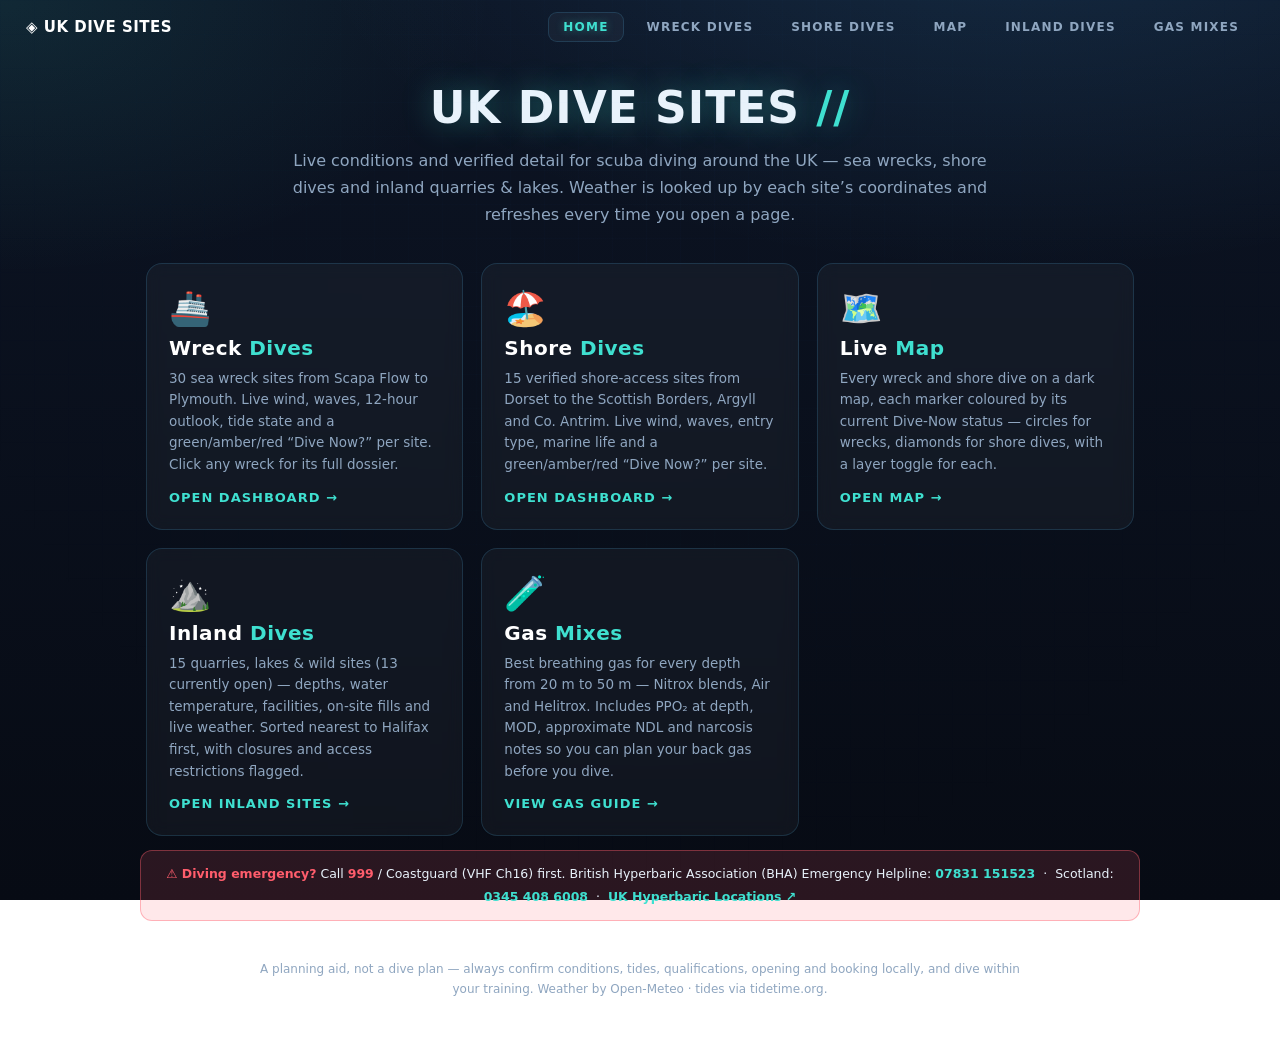
<file: index.html>
<!DOCTYPE html>
<html lang="en">
<head>
<meta charset="utf-8">
<meta name="viewport" content="width=device-width, initial-scale=1">
<title>UK Dive Sites</title>
<link rel="stylesheet" href="style.css">
<style>
  .hero{padding:40px 26px 6px;text-align:center}
  .hero h1{font-size:44px;margin:0;letter-spacing:1px;text-shadow:0 0 30px rgba(63,224,208,.4)}
  .hero h1 .tag{color:var(--cyan)}
  .hero p{color:var(--mut);font-size:16px;max-width:720px;margin:14px auto 0;line-height:1.7}
  .cards{display:grid;grid-template-columns:repeat(auto-fit,minmax(280px,1fr));gap:18px;max-width:1040px;margin:28px auto 10px;padding:0 26px}
  a.card{display:block;text-decoration:none;color:var(--ink);background:var(--panel);border:1px solid var(--panelb);border-radius:16px;
    padding:24px 22px;backdrop-filter:blur(8px);transition:.18s;position:relative;overflow:hidden}
  a.card:hover{border-color:var(--cyan);box-shadow:0 0 34px rgba(63,224,208,.18);transform:translateY(-3px)}
  a.card .ico{font-size:34px;margin-bottom:8px}
  a.card h2{margin:0 0 8px;font-size:20px;letter-spacing:.5px;color:#fff}
  a.card h2 span{color:var(--cyan)}
  a.card p{margin:0;color:var(--mut);font-size:13.5px;line-height:1.6}
  a.card .go{margin-top:14px;color:var(--cyan);font-weight:700;font-size:13px;letter-spacing:1px;text-transform:uppercase}
  .foot{text-align:center;color:var(--mut);font-size:12px;padding:24px 26px 40px;line-height:1.7;max-width:820px;margin:0 auto}
</style>
</head>
<body>
<nav class="top">
  <span class="brand">◈ UK DIVE SITES</span>
  <a href="index.html" class="active">Home</a>
  <a href="wrecks.html">Wreck Dives</a>
  <a href="shores.html">Shore Dives</a>
  <a href="map.html">Map</a>
  <a href="inland.html">Inland Dives</a>
  <a href="gas-mixes.html">Gas Mixes</a>
</nav>
<div class="hero">
  <h1>UK DIVE SITES <span class="tag">//</span></h1>
  <p>Live conditions and verified detail for scuba diving around the UK — sea wrecks, shore dives and inland quarries &amp; lakes. Weather is looked up by each site’s coordinates and refreshes every time you open a page.</p>
</div>
<div class="cards">
  <a class="card" href="wrecks.html">
    <div class="ico">🚢</div>
    <h2>Wreck <span>Dives</span></h2>
    <p>30 sea wreck sites from Scapa Flow to Plymouth. Live wind, waves, 12-hour outlook, tide state and a green/amber/red “Dive Now?” per site. Click any wreck for its full dossier.</p>
    <div class="go">Open dashboard →</div>
  </a>
  <a class="card" href="shores.html">
    <div class="ico">🏖️</div>
    <h2>Shore <span>Dives</span></h2>
    <p>15 verified shore-access sites from Dorset to the Scottish Borders, Argyll and Co. Antrim. Live wind, waves, entry type, marine life and a green/amber/red “Dive Now?” per site.</p>
    <div class="go">Open dashboard →</div>
  </a>
  <a class="card" href="map.html">
    <div class="ico">🗺️</div>
    <h2>Live <span>Map</span></h2>
    <p>Every wreck and shore dive on a dark map, each marker coloured by its current Dive-Now status — circles for wrecks, diamonds for shore dives, with a layer toggle for each.</p>
    <div class="go">Open map →</div>
  </a>
  <a class="card" href="inland.html">
    <div class="ico">⛰️</div>
    <h2>Inland <span>Dives</span></h2>
    <p>15 quarries, lakes &amp; wild sites (13 currently open) — depths, water temperature, facilities, on-site fills and live weather. Sorted nearest to Halifax first, with closures and access restrictions flagged.</p>
    <div class="go">Open inland sites →</div>
  </a>
  <a class="card" href="gas-mixes.html">
    <div class="ico">🧪</div>
    <h2>Gas <span>Mixes</span></h2>
    <p>Best breathing gas for every depth from 20 m to 50 m — Nitrox blends, Air and Helitrox. Includes PPO₂ at depth, MOD, approximate NDL and narcosis notes so you can plan your back gas before you dive.</p>
    <div class="go">View gas guide →</div>
  </a>
</div>
<div id="safetybox"></div>
<div class="foot">
  A planning aid, not a dive plan — always confirm conditions, tides, qualifications, opening and booking locally, and dive within your training.
  Weather by Open-Meteo · tides via tidetime.org.
</div>
<script src="data.js"></script>
<script>document.getElementById('safetybox').innerHTML = safetyBannerHTML();</script>
</body>
</html>
</file>
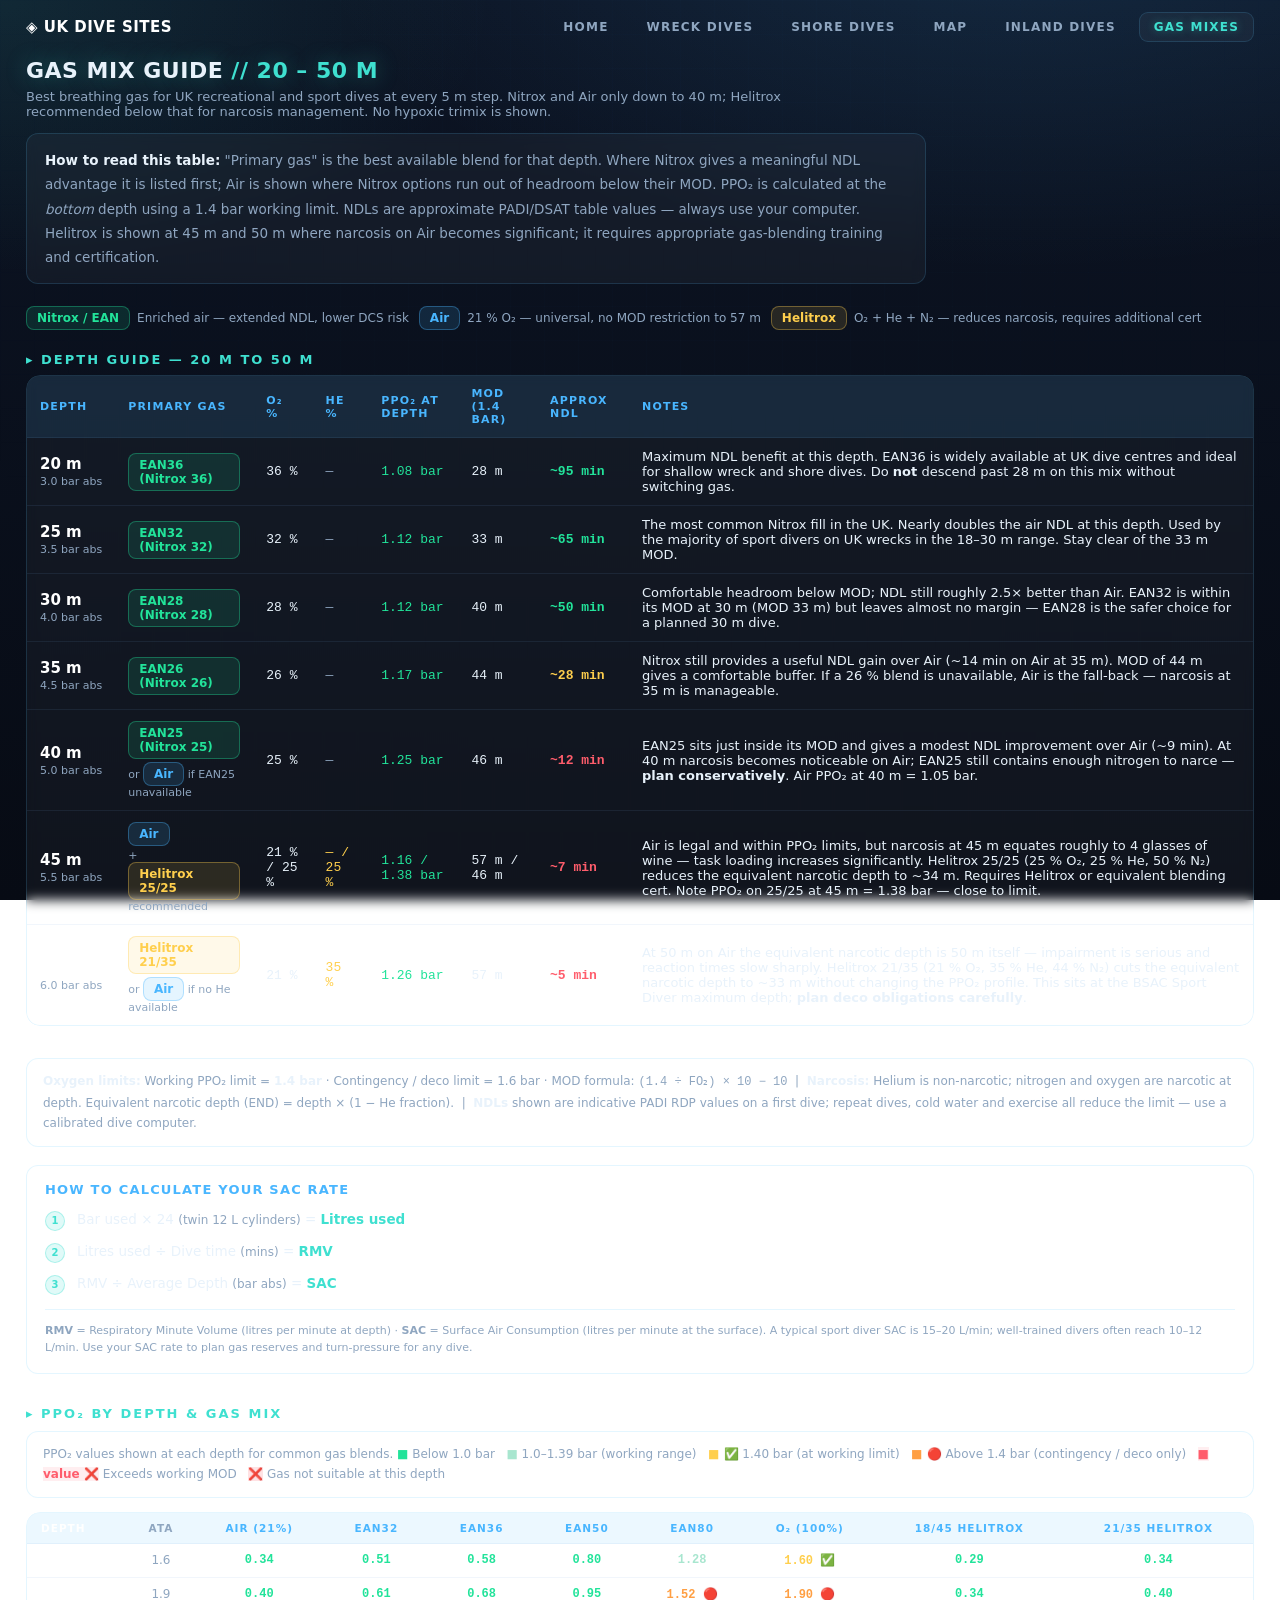
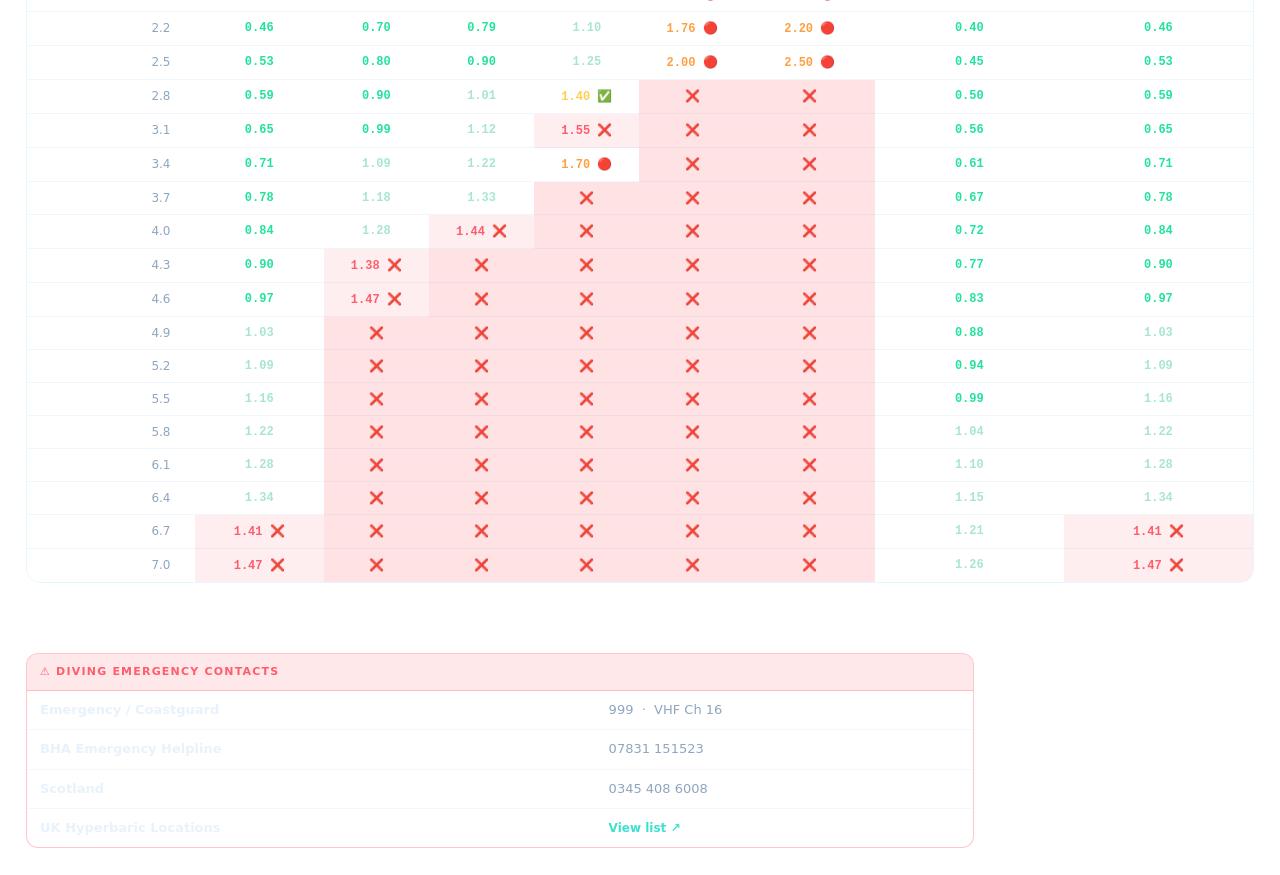
<file: gas-mixes.html>
<!DOCTYPE html>
<html lang="en">
<head>
<meta charset="utf-8">
<meta name="viewport" content="width=device-width, initial-scale=1">
<title>Gas Mix Guide — UK Dive Sites</title>
<link rel="stylesheet" href="style.css">
<style>
  header p{max-width:820px}
  .gaswrap{padding:6px 26px 44px}
  .gas-intro{font-size:13.5px;color:var(--mut);max-width:900px;line-height:1.8;margin:0 0 22px;background:var(--panel);border:1px solid var(--panelb);border-radius:12px;padding:14px 18px;backdrop-filter:blur(6px)}
  .gas-intro b{color:var(--ink)}

  /* gas table overrides — wider than default, no min-width enforcement needed */
  .gas-table-wrap{overflow-x:auto;border-radius:14px;margin-bottom:32px}
  .gas-table-wrap table{min-width:780px}

  /* pill-style gas badges */
  .gas-air   {display:inline-block;padding:4px 10px;border-radius:8px;font-weight:700;font-size:12px;background:rgba(73,182,255,.14);color:var(--blue);border:1px solid rgba(73,182,255,.35)}
  .gas-nitrox{display:inline-block;padding:4px 10px;border-radius:8px;font-weight:700;font-size:12px;background:rgba(34,227,154,.12);color:var(--go);border:1px solid rgba(34,227,154,.35)}
  .gas-helix {display:inline-block;padding:4px 10px;border-radius:8px;font-weight:700;font-size:12px;background:rgba(255,207,77,.12);color:var(--cau);border:1px solid rgba(255,207,77,.35)}

  /* depth column */
  td.depth{font-weight:800;font-size:15px;color:#fff;white-space:nowrap}
  td.depth .pres{display:block;font-size:11px;font-weight:400;color:var(--mut);margin-top:2px}

  /* NDL column colour coding */
  .ndl-long {color:var(--go);font-weight:700}
  .ndl-med  {color:var(--cau);font-weight:700}
  .ndl-short{color:var(--no);font-weight:700}

  /* PPO2 warning colours */
  .ppo-ok  {color:var(--go)}
  .ppo-warn{color:var(--cau)}

  /* narcosis note */
  .narc{font-size:11px;color:var(--mut);display:block;margin-top:3px}

  /* Key / legend */
  .key{display:flex;flex-wrap:wrap;gap:10px;margin:0 0 22px;font-size:12px;color:var(--mut)}
  .key-item{display:flex;align-items:center;gap:7px}

  /* ── Footer layout ── */
  .gas-foot{display:grid;grid-template-columns:1fr 1fr;gap:28px;max-width:1000px;padding:18px 26px 40px;font-size:12px;color:var(--mut);line-height:1.7}
  @media(max-width:620px){.gas-foot{grid-template-columns:1fr}}

  /* Emergency table */
  .emerg-table{width:100%;border-collapse:separate;border-spacing:0;background:var(--panel);border:1px solid rgba(255,93,108,.35);border-radius:12px;overflow:hidden;backdrop-filter:blur(6px)}
  .emerg-table th{background:var(--nob);color:var(--no);font-size:11px;letter-spacing:1.2px;text-transform:uppercase;padding:9px 13px;text-align:left;border-bottom:1px solid rgba(255,93,108,.3)}
  .emerg-table td{padding:8px 13px;border-bottom:1px solid rgba(120,170,220,.08);vertical-align:top}
  .emerg-table tr:last-child td{border-bottom:0}
  .emerg-table td:first-child{font-weight:700;color:var(--ink);white-space:nowrap;padding-right:16px}
  .emerg-table td:last-child{color:var(--mut)}
  .emerg-table a.fc{font-size:12px}

  /* SAC box */
  .sac-box{background:var(--panel);border:1px solid var(--panelb);border-radius:12px;padding:16px 18px;backdrop-filter:blur(6px);height:100%}
  .sac-box h3{margin:0 0 14px;font-size:13px;letter-spacing:1.2px;text-transform:uppercase;color:var(--blue)}
  .sac-step{display:flex;align-items:baseline;gap:8px;margin-bottom:12px;font-size:13px;color:var(--ink)}
  .sac-step:last-child{margin-bottom:0}
  .sac-num{display:inline-flex;align-items:center;justify-content:center;width:20px;height:20px;min-width:20px;
    background:rgba(63,224,208,.16);border:1px solid rgba(63,224,208,.35);border-radius:50%;
    font-size:10px;font-weight:800;color:var(--cyan);margin-right:4px;flex-shrink:0}
  .sac-eq{font-size:13.5px;color:var(--ink)}
  .sac-result{color:var(--cyan);font-weight:800}
  .sac-note{margin-top:14px;font-size:11px;color:var(--mut);line-height:1.6;border-top:1px solid var(--panelb);padding-top:12px}

  /* ── PPO₂ reference table ── */
  .ppo-wrap{overflow-x:auto;border-radius:14px;margin-bottom:8px}
  .ppo-wrap table{min-width:960px;width:100%;border-collapse:separate;border-spacing:0;
    background:var(--panel);border:1px solid var(--panelb);border-radius:14px;overflow:hidden;backdrop-filter:blur(6px)}
  .ppo-wrap th,.ppo-wrap td{padding:9px 11px;text-align:center;font-size:12px;border-bottom:1px solid rgba(120,170,220,.10);vertical-align:middle}
  .ppo-wrap th{background:rgba(73,182,255,.10);color:var(--blue);font-weight:700;font-size:10.5px;letter-spacing:1px;text-transform:uppercase}
  .ppo-wrap th:first-child,.ppo-wrap td:first-child{text-align:left;font-weight:800;color:#fff;white-space:nowrap;padding-left:14px}
  .ppo-wrap th:nth-child(2),.ppo-wrap td:nth-child(2){color:var(--mut)}
  .ppo-wrap tr:last-child td{border-bottom:0}
  .ppo-wrap tbody tr:hover{background:rgba(73,182,255,.06)}
  /* value states */
  .pv-ok  {color:var(--go);font-weight:600}
  .pv-hi  {color:#a8e6cf;font-weight:600}          /* > 1.0, still ok */
  .pv-limit{color:var(--cau);font-weight:700}       /* ✅ exactly at working limit */
  .pv-warn {color:#ff9f43;font-weight:700}           /* 🔴 shown value but above 1.4 */
  .pv-no  {background:rgba(255,93,108,.10);color:var(--no);font-weight:700}  /* ❌ exceeded */
  .pv-dead{background:rgba(255,93,108,.18);color:var(--no);font-weight:800}  /* pure ❌ cell */
</style>
</head>
<body>
<nav class="top">
  <span class="brand">◈ UK DIVE SITES</span>
  <a href="index.html">Home</a>
  <a href="wrecks.html">Wreck Dives</a>
  <a href="shores.html">Shore Dives</a>
  <a href="map.html">Map</a>
  <a href="inland.html">Inland Dives</a>
  <a href="gas-mixes.html" class="active">Gas Mixes</a>
</nav>

<header>
  <h1>GAS MIX GUIDE <span class="tag">// 20 – 50 M</span></h1>
  <p>Best breathing gas for UK recreational and sport dives at every 5 m step. Nitrox and Air only down to 40 m; Helitrox recommended below that for narcosis management. No hypoxic trimix is shown.</p>
</header>

<div class="gaswrap">

  <div class="gas-intro">
    <b>How to read this table:</b> "Primary gas" is the best available blend for that depth.
    Where Nitrox gives a meaningful NDL advantage it is listed first; Air is shown where Nitrox
    options run out of headroom below their MOD. PPO₂ is calculated at the <em>bottom</em> depth
    using a 1.4 bar working limit. NDLs are approximate PADI/DSAT table values — always use your
    computer. Helitrox is shown at 45 m and 50 m where narcosis on Air becomes significant; it requires
    appropriate gas-blending training and certification.
  </div>

  <div class="key">
    <div class="key-item"><span class="gas-nitrox">Nitrox / EAN</span> Enriched air — extended NDL, lower DCS risk</div>
    <div class="key-item"><span class="gas-air">Air</span> 21 % O₂ — universal, no MOD restriction to 57 m</div>
    <div class="key-item"><span class="gas-helix">Helitrox</span> O₂ + He + N₂ — reduces narcosis, requires additional cert</div>
  </div>

  <div class="rg">Depth guide — 20 m to 50 m</div>
  <div class="gas-table-wrap tablewrap">
    <table>
      <thead>
        <tr>
          <th>Depth</th>
          <th>Primary Gas</th>
          <th>O₂ %</th>
          <th>He %</th>
          <th>PPO₂ at Depth</th>
          <th>MOD (1.4 bar)</th>
          <th>Approx NDL</th>
          <th>Notes</th>
        </tr>
      </thead>
      <tbody>

        <tr>
          <td class="depth">20 m<span class="pres">3.0 bar abs</span></td>
          <td><span class="gas-nitrox">EAN36 (Nitrox 36)</span></td>
          <td class="num">36 %</td>
          <td class="num" style="color:var(--mut)">—</td>
          <td class="num ppo-ok">1.08 bar</td>
          <td class="num">28 m</td>
          <td class="ndl-long num">~95 min</td>
          <td>Maximum NDL benefit at this depth. EAN36 is widely available at UK dive centres and ideal for shallow wreck and shore dives. Do <b>not</b> descend past 28 m on this mix without switching gas.</td>
        </tr>

        <tr>
          <td class="depth">25 m<span class="pres">3.5 bar abs</span></td>
          <td><span class="gas-nitrox">EAN32 (Nitrox 32)</span></td>
          <td class="num">32 %</td>
          <td class="num" style="color:var(--mut)">—</td>
          <td class="num ppo-ok">1.12 bar</td>
          <td class="num">33 m</td>
          <td class="ndl-long num">~65 min</td>
          <td>The most common Nitrox fill in the UK. Nearly doubles the air NDL at this depth. Used by the majority of sport divers on UK wrecks in the 18–30 m range. Stay clear of the 33 m MOD.</td>
        </tr>

        <tr>
          <td class="depth">30 m<span class="pres">4.0 bar abs</span></td>
          <td><span class="gas-nitrox">EAN28 (Nitrox 28)</span></td>
          <td class="num">28 %</td>
          <td class="num" style="color:var(--mut)">—</td>
          <td class="num ppo-ok">1.12 bar</td>
          <td class="num">40 m</td>
          <td class="ndl-long num">~50 min</td>
          <td>Comfortable headroom below MOD; NDL still roughly 2.5× better than Air. EAN32 is within its MOD at 30 m (MOD 33 m) but leaves almost no margin — EAN28 is the safer choice for a planned 30 m dive.</td>
        </tr>

        <tr>
          <td class="depth">35 m<span class="pres">4.5 bar abs</span></td>
          <td><span class="gas-nitrox">EAN26 (Nitrox 26)</span></td>
          <td class="num">26 %</td>
          <td class="num" style="color:var(--mut)">—</td>
          <td class="num ppo-ok">1.17 bar</td>
          <td class="num">44 m</td>
          <td class="ndl-med num">~28 min</td>
          <td>Nitrox still provides a useful NDL gain over Air (~14 min on Air at 35 m). MOD of 44 m gives a comfortable buffer. If a 26 % blend is unavailable, Air is the fall-back — narcosis at 35 m is manageable.</td>
        </tr>

        <tr>
          <td class="depth">40 m<span class="pres">5.0 bar abs</span></td>
          <td>
            <span class="gas-nitrox">EAN25 (Nitrox 25)</span>
            <span class="narc">or <span class="gas-air">Air</span> if EAN25 unavailable</span>
          </td>
          <td class="num">25 %</td>
          <td class="num" style="color:var(--mut)">—</td>
          <td class="num ppo-ok">1.25 bar</td>
          <td class="num">46 m</td>
          <td class="ndl-short num">~12 min</td>
          <td>EAN25 sits just inside its MOD and gives a modest NDL improvement over Air (~9 min). At 40 m narcosis becomes noticeable on Air; EAN25 still contains enough nitrogen to narce — <b>plan conservatively</b>. Air PPO₂ at 40 m = 1.05 bar.</td>
        </tr>

        <tr>
          <td class="depth">45 m<span class="pres">5.5 bar abs</span></td>
          <td>
            <span class="gas-air">Air</span>
            <span class="narc">+ <span class="gas-helix">Helitrox 25/25</span> recommended</span>
          </td>
          <td class="num">21 % / 25 %</td>
          <td class="num" style="color:var(--cau)">— / 25 %</td>
          <td class="num ppo-ok">1.16 / 1.38 bar</td>
          <td class="num">57 m / 46 m</td>
          <td class="ndl-short num">~7 min</td>
          <td>Air is legal and within PPO₂ limits, but narcosis at 45 m equates roughly to 4 glasses of wine — task loading increases significantly. Helitrox 25/25 (25 % O₂, 25 % He, 50 % N₂) reduces the equivalent narcotic depth to ~34 m. Requires Helitrox or equivalent blending cert. Note PPO₂ on 25/25 at 45 m = 1.38 bar — close to limit.</td>
        </tr>

        <tr>
          <td class="depth">50 m<span class="pres">6.0 bar abs</span></td>
          <td>
            <span class="gas-helix">Helitrox 21/35</span>
            <span class="narc">or <span class="gas-air">Air</span> if no He available</span>
          </td>
          <td class="num">21 %</td>
          <td class="num" style="color:var(--cau)">35 %</td>
          <td class="num ppo-ok">1.26 bar</td>
          <td class="num">57 m</td>
          <td class="ndl-short num">~5 min</td>
          <td>At 50 m on Air the equivalent narcotic depth is 50 m itself — impairment is serious and reaction times slow sharply. Helitrox 21/35 (21 % O₂, 35 % He, 44 % N₂) cuts the equivalent narcotic depth to ~33 m without changing the PPO₂ profile. This sits at the BSAC Sport Diver maximum depth; <b>plan deco obligations carefully</b>.</td>
        </tr>

      </tbody>
    </table>
  </div><!-- /.gas-table-wrap -->

  <div class="legend">
    <b>Oxygen limits:</b>
    Working PPO₂ limit = <b>1.4 bar</b> · Contingency / deco limit = 1.6 bar ·
    MOD formula: <span class="num">(1.4 ÷ FO₂) × 10 − 10</span> &nbsp;|&nbsp;
    <b>Narcosis:</b> Helium is non-narcotic; nitrogen and oxygen are narcotic at depth.
    Equivalent narcotic depth (END) = depth × (1 − He fraction). &nbsp;|&nbsp;
    <b>NDLs</b> shown are indicative PADI RDP values on a first dive; repeat dives, cold water and
    exercise all reduce the limit — use a calibrated dive computer.
  </div>

  <!-- SAC Rate formula — full width between legend and footer -->
  <div class="sac-box" style="margin-bottom:28px">
    <h3>How to calculate your SAC rate</h3>

    <div class="sac-step">
      <span class="sac-num">1</span>
      <span class="sac-eq">Bar used &times; 24 <span style="color:var(--mut);font-size:12px">(twin 12 L cylinders)</span> = <span class="sac-result">Litres used</span></span>
    </div>

    <div class="sac-step">
      <span class="sac-num">2</span>
      <span class="sac-eq">Litres used &divide; Dive time <span style="color:var(--mut);font-size:12px">(mins)</span> = <span class="sac-result">RMV</span></span>
    </div>

    <div class="sac-step">
      <span class="sac-num">3</span>
      <span class="sac-eq">RMV &divide; Average Depth <span style="color:var(--mut);font-size:12px">(bar abs)</span> = <span class="sac-result">SAC</span></span>
    </div>

    <div class="sac-note">
      <b>RMV</b> = Respiratory Minute Volume (litres per minute at depth) ·
      <b>SAC</b> = Surface Air Consumption (litres per minute at the surface).
      A typical sport diver SAC is 15–20 L/min; well-trained divers often reach 10–12 L/min.
      Use your SAC rate to plan gas reserves and turn-pressure for any dive.
    </div>
  </div>

  <!-- PPO₂ reference table -->
  <div class="rg" style="margin-top:32px">PPO₂ by depth &amp; gas mix</div>
  <div class="legend" style="margin-bottom:14px">
    PPO₂ values shown at each depth for common gas blends.
    <span class="pv-ok">■</span> Below 1.0 bar &nbsp;
    <span class="pv-hi">■</span> 1.0–1.39 bar (working range) &nbsp;
    <span class="pv-limit">■ ✅</span> 1.40 bar (at working limit) &nbsp;
    <span class="pv-warn">■ 🔴</span> Above 1.4 bar (contingency / deco only) &nbsp;
    <span class="pv-no">■ value ❌</span> Exceeds working MOD &nbsp;
    <span class="pv-dead">❌</span> Gas not suitable at this depth
  </div>
  <div class="ppo-wrap tablewrap">
    <table>
      <thead>
        <tr>
          <th>Depth</th>
          <th>ATA</th>
          <th>Air (21%)</th>
          <th>EAN32</th>
          <th>EAN36</th>
          <th>EAN50</th>
          <th>EAN80</th>
          <th>O₂ (100%)</th>
          <th>18/45 Helitrox</th>
          <th>21/35 Helitrox</th>
        </tr>
      </thead>
      <tbody>
        <tr>
          <td>6 m</td><td>1.6</td>
          <td class="pv-ok num">0.34</td>
          <td class="pv-ok num">0.51</td>
          <td class="pv-ok num">0.58</td>
          <td class="pv-ok num">0.80</td>
          <td class="pv-hi num">1.28</td>
          <td class="pv-limit num">1.60 ✅</td>
          <td class="pv-ok num">0.29</td>
          <td class="pv-ok num">0.34</td>
        </tr>
        <tr>
          <td>9 m</td><td>1.9</td>
          <td class="pv-ok num">0.40</td>
          <td class="pv-ok num">0.61</td>
          <td class="pv-ok num">0.68</td>
          <td class="pv-ok num">0.95</td>
          <td class="pv-warn num">1.52 🔴</td>
          <td class="pv-warn num">1.90 🔴</td>
          <td class="pv-ok num">0.34</td>
          <td class="pv-ok num">0.40</td>
        </tr>
        <tr>
          <td>12 m</td><td>2.2</td>
          <td class="pv-ok num">0.46</td>
          <td class="pv-ok num">0.70</td>
          <td class="pv-ok num">0.79</td>
          <td class="pv-hi num">1.10</td>
          <td class="pv-warn num">1.76 🔴</td>
          <td class="pv-warn num">2.20 🔴</td>
          <td class="pv-ok num">0.40</td>
          <td class="pv-ok num">0.46</td>
        </tr>
        <tr>
          <td>15 m</td><td>2.5</td>
          <td class="pv-ok num">0.53</td>
          <td class="pv-ok num">0.80</td>
          <td class="pv-ok num">0.90</td>
          <td class="pv-hi num">1.25</td>
          <td class="pv-warn num">2.00 🔴</td>
          <td class="pv-warn num">2.50 🔴</td>
          <td class="pv-ok num">0.45</td>
          <td class="pv-ok num">0.53</td>
        </tr>
        <tr>
          <td>18 m</td><td>2.8</td>
          <td class="pv-ok num">0.59</td>
          <td class="pv-ok num">0.90</td>
          <td class="pv-hi num">1.01</td>
          <td class="pv-limit num">1.40 ✅</td>
          <td class="pv-dead">❌</td>
          <td class="pv-dead">❌</td>
          <td class="pv-ok num">0.50</td>
          <td class="pv-ok num">0.59</td>
        </tr>
        <tr>
          <td>21 m</td><td>3.1</td>
          <td class="pv-ok num">0.65</td>
          <td class="pv-ok num">0.99</td>
          <td class="pv-hi num">1.12</td>
          <td class="pv-no num">1.55 ❌</td>
          <td class="pv-dead">❌</td>
          <td class="pv-dead">❌</td>
          <td class="pv-ok num">0.56</td>
          <td class="pv-ok num">0.65</td>
        </tr>
        <tr>
          <td>24 m</td><td>3.4</td>
          <td class="pv-ok num">0.71</td>
          <td class="pv-hi num">1.09</td>
          <td class="pv-hi num">1.22</td>
          <td class="pv-warn num">1.70 🔴</td>
          <td class="pv-dead">❌</td>
          <td class="pv-dead">❌</td>
          <td class="pv-ok num">0.61</td>
          <td class="pv-ok num">0.71</td>
        </tr>
        <tr>
          <td>27 m</td><td>3.7</td>
          <td class="pv-ok num">0.78</td>
          <td class="pv-hi num">1.18</td>
          <td class="pv-hi num">1.33</td>
          <td class="pv-dead">❌</td>
          <td class="pv-dead">❌</td>
          <td class="pv-dead">❌</td>
          <td class="pv-ok num">0.67</td>
          <td class="pv-ok num">0.78</td>
        </tr>
        <tr>
          <td>30 m</td><td>4.0</td>
          <td class="pv-ok num">0.84</td>
          <td class="pv-hi num">1.28</td>
          <td class="pv-no num">1.44 ❌</td>
          <td class="pv-dead">❌</td>
          <td class="pv-dead">❌</td>
          <td class="pv-dead">❌</td>
          <td class="pv-ok num">0.72</td>
          <td class="pv-ok num">0.84</td>
        </tr>
        <tr>
          <td>33 m</td><td>4.3</td>
          <td class="pv-ok num">0.90</td>
          <td class="pv-no num">1.38 ❌</td>
          <td class="pv-dead">❌</td>
          <td class="pv-dead">❌</td>
          <td class="pv-dead">❌</td>
          <td class="pv-dead">❌</td>
          <td class="pv-ok num">0.77</td>
          <td class="pv-ok num">0.90</td>
        </tr>
        <tr>
          <td>36 m</td><td>4.6</td>
          <td class="pv-ok num">0.97</td>
          <td class="pv-no num">1.47 ❌</td>
          <td class="pv-dead">❌</td>
          <td class="pv-dead">❌</td>
          <td class="pv-dead">❌</td>
          <td class="pv-dead">❌</td>
          <td class="pv-ok num">0.83</td>
          <td class="pv-ok num">0.97</td>
        </tr>
        <tr>
          <td>39 m</td><td>4.9</td>
          <td class="pv-hi num">1.03</td>
          <td class="pv-dead">❌</td>
          <td class="pv-dead">❌</td>
          <td class="pv-dead">❌</td>
          <td class="pv-dead">❌</td>
          <td class="pv-dead">❌</td>
          <td class="pv-ok num">0.88</td>
          <td class="pv-hi num">1.03</td>
        </tr>
        <tr>
          <td>42 m</td><td>5.2</td>
          <td class="pv-hi num">1.09</td>
          <td class="pv-dead">❌</td>
          <td class="pv-dead">❌</td>
          <td class="pv-dead">❌</td>
          <td class="pv-dead">❌</td>
          <td class="pv-dead">❌</td>
          <td class="pv-ok num">0.94</td>
          <td class="pv-hi num">1.09</td>
        </tr>
        <tr>
          <td>45 m</td><td>5.5</td>
          <td class="pv-hi num">1.16</td>
          <td class="pv-dead">❌</td>
          <td class="pv-dead">❌</td>
          <td class="pv-dead">❌</td>
          <td class="pv-dead">❌</td>
          <td class="pv-dead">❌</td>
          <td class="pv-ok num">0.99</td>
          <td class="pv-hi num">1.16</td>
        </tr>
        <tr>
          <td>48 m</td><td>5.8</td>
          <td class="pv-hi num">1.22</td>
          <td class="pv-dead">❌</td>
          <td class="pv-dead">❌</td>
          <td class="pv-dead">❌</td>
          <td class="pv-dead">❌</td>
          <td class="pv-dead">❌</td>
          <td class="pv-hi num">1.04</td>
          <td class="pv-hi num">1.22</td>
        </tr>
        <tr>
          <td>51 m</td><td>6.1</td>
          <td class="pv-hi num">1.28</td>
          <td class="pv-dead">❌</td>
          <td class="pv-dead">❌</td>
          <td class="pv-dead">❌</td>
          <td class="pv-dead">❌</td>
          <td class="pv-dead">❌</td>
          <td class="pv-hi num">1.10</td>
          <td class="pv-hi num">1.28</td>
        </tr>
        <tr>
          <td>54 m</td><td>6.4</td>
          <td class="pv-hi num">1.34</td>
          <td class="pv-dead">❌</td>
          <td class="pv-dead">❌</td>
          <td class="pv-dead">❌</td>
          <td class="pv-dead">❌</td>
          <td class="pv-dead">❌</td>
          <td class="pv-hi num">1.15</td>
          <td class="pv-hi num">1.34</td>
        </tr>
        <tr>
          <td>57 m</td><td>6.7</td>
          <td class="pv-no num">1.41 ❌</td>
          <td class="pv-dead">❌</td>
          <td class="pv-dead">❌</td>
          <td class="pv-dead">❌</td>
          <td class="pv-dead">❌</td>
          <td class="pv-dead">❌</td>
          <td class="pv-hi num">1.21</td>
          <td class="pv-no num">1.41 ❌</td>
        </tr>
        <tr>
          <td>60 m</td><td>7.0</td>
          <td class="pv-no num">1.47 ❌</td>
          <td class="pv-dead">❌</td>
          <td class="pv-dead">❌</td>
          <td class="pv-dead">❌</td>
          <td class="pv-dead">❌</td>
          <td class="pv-dead">❌</td>
          <td class="pv-hi num">1.26</td>
          <td class="pv-no num">1.47 ❌</td>
        </tr>
      </tbody>
    </table>
  </div>

</div><!-- /.gaswrap -->

<!-- ── Footer ── -->
<div class="gas-foot">

  <!-- Emergency contacts — full width -->
  <div style="grid-column:1/-1">
    <table class="emerg-table">
      <thead>
        <tr><th colspan="2">⚠ Diving Emergency Contacts</th></tr>
      </thead>
      <tbody>
        <tr>
          <td>Emergency / Coastguard</td>
          <td>999 &nbsp;·&nbsp; VHF Ch 16</td>
        </tr>
        <tr>
          <td>BHA Emergency Helpline</td>
          <td>07831 151523</td>
        </tr>
        <tr>
          <td>Scotland</td>
          <td>0345 408 6008</td>
        </tr>
        <tr>
          <td>UK Hyperbaric Locations</td>
          <td><a class="fc" href="https://www.bsac.com/safety/hyperbaric-chambers/" target="_blank" rel="noopener">View list ↗</a></td>
        </tr>
      </tbody>
    </table>
  </div>

</div><!-- /.gas-foot -->

<script src="data.js"></script>
</body>
</html>
</file>
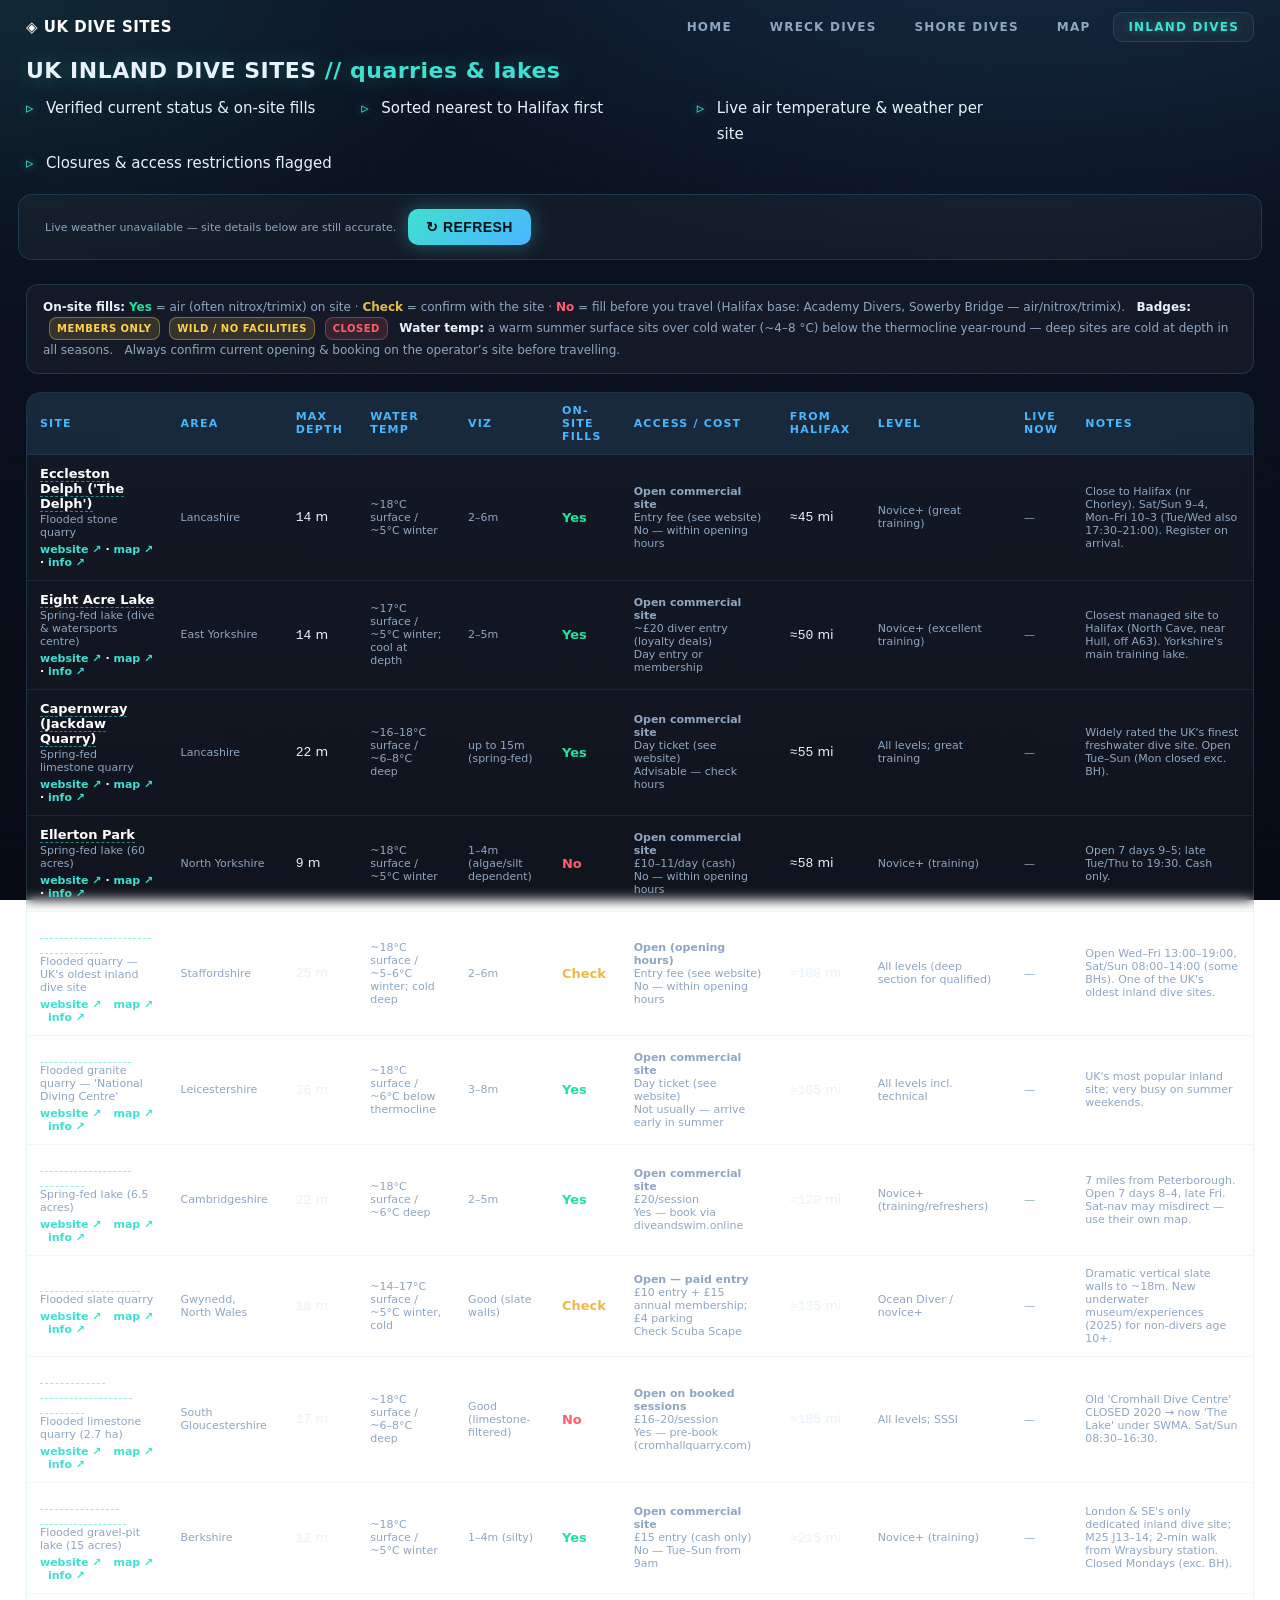
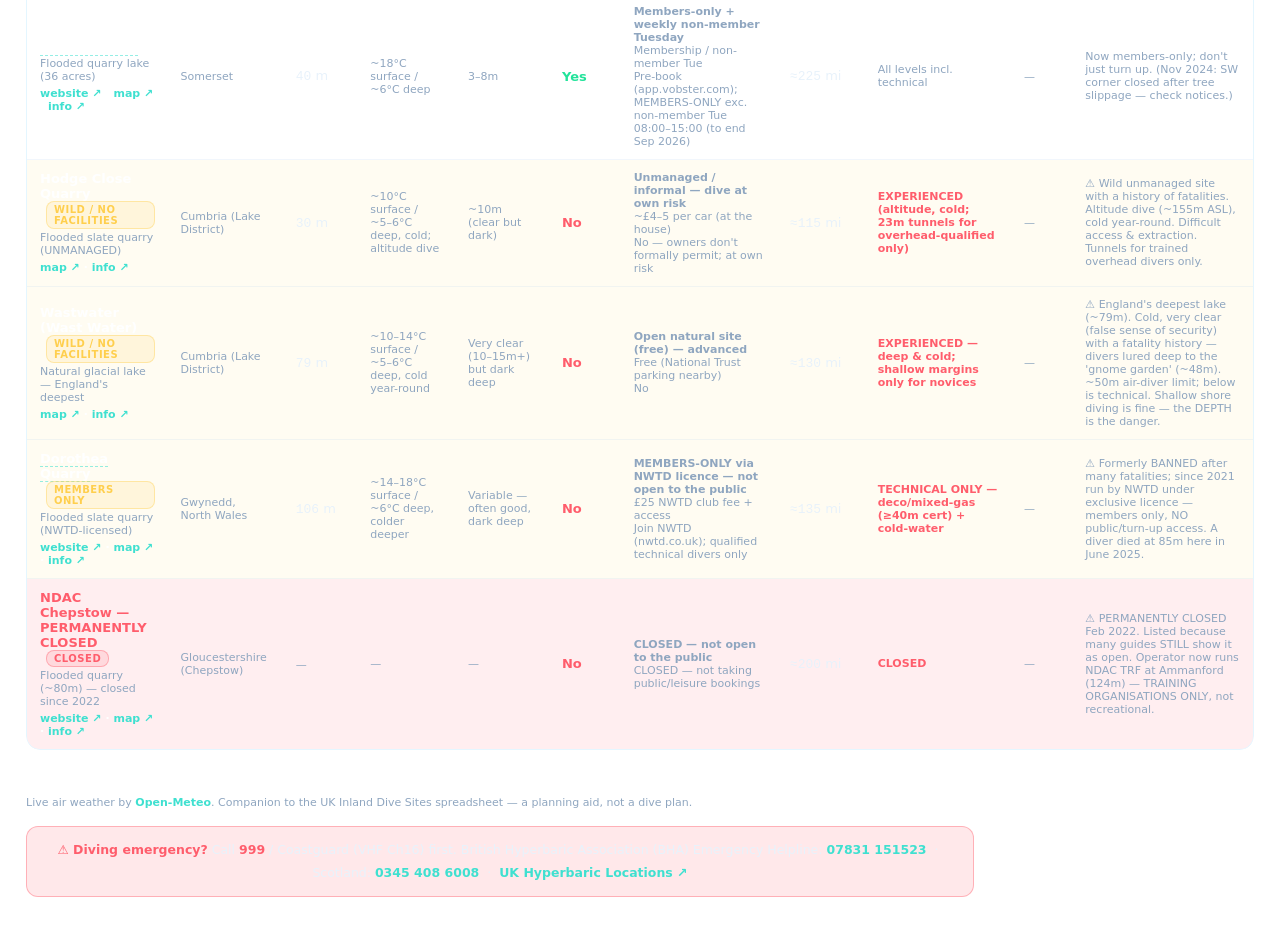
<file: inland.html>
<!DOCTYPE html>
<html lang="en">
<head>
<meta charset="utf-8">
<meta name="viewport" content="width=device-width, initial-scale=1">
<title>UK Inland Dive Sites</title>
<link rel="stylesheet" href="style.css">
<style>
  td.site .type{display:block;font-size:11px;color:var(--mut);font-weight:400;margin-top:2px}
  td.site .lnk{display:block;margin-top:4px;font-size:11px}
  td.site a.name{color:#fff;text-decoration:none;border-bottom:1px dashed rgba(63,224,208,.55)}
  td.site a.name:hover{color:var(--cyan);border-bottom-color:var(--cyan)}
  .f_yes{color:var(--go);font-weight:800}.f_no{color:var(--no);font-weight:800}.f_chk{color:#e6bb4d;font-weight:800}
  .badge{display:inline-block;font-size:10px;font-weight:800;letter-spacing:.5px;padding:2px 7px;border-radius:8px;margin-left:6px;vertical-align:middle}
  .badge.closed{background:var(--nob);color:var(--no);border:1px solid rgba(255,93,108,.4)}
  .badge.members{background:var(--caub);color:var(--cau);border:1px solid rgba(255,207,77,.4)}
  .badge.wild{background:var(--caub);color:var(--cau);border:1px solid rgba(255,207,77,.4)}
  .lvlred{color:var(--no);font-weight:700}
</style>
</head>
<body>
<nav class="top">
  <span class="brand">◈ UK DIVE SITES</span>
  <a href="index.html">Home</a>
  <a href="wrecks.html">Wreck Dives</a>
  <a href="shores.html">Shore Dives</a>
  <a href="map.html">Map</a>
  <a href="inland.html" class="active">Inland Dives</a>
</nav>
<header>
  <h1>UK INLAND DIVE SITES <span class="tag">// quarries &amp; lakes</span></h1>
  <ul class="feat">
    <li>Verified current status &amp; on-site fills</li>
    <li>Sorted nearest to Halifax first</li>
    <li>Live air temperature &amp; weather per site</li>
    <li>Closures &amp; access restrictions flagged</li>
  </ul>
</header>
<div class="bar">
  <span class="upd" id="upd">Loading live weather…</span>
  <button onclick="load()">↻ REFRESH</button>
</div>
<div class="wrap">
  <div class="legend">
    <b>On-site fills:</b> <span class="f_yes">Yes</span> = air (often nitrox/trimix) on site · <span class="f_chk">Check</span> = confirm with the site · <span class="f_no">No</span> = fill before you travel
    (Halifax base: Academy Divers, Sowerby Bridge — air/nitrox/trimix). &nbsp;
    <b>Badges:</b> <span class="badge members">MEMBERS ONLY</span> <span class="badge wild">WILD / NO FACILITIES</span> <span class="badge closed">CLOSED</span> &nbsp;
    <b>Water temp:</b> a warm summer surface sits over cold water (~4–8 °C) below the thermocline year-round — deep sites are cold at depth in all seasons. &nbsp;
    Always confirm current opening &amp; booking on the operator’s site before travelling.
  </div>
  <div id="out"><p class="sub">Loading…</p></div>
</div>
<footer>
  Live air weather by <a class="fc" href="https://open-meteo.com/" target="_blank" rel="noopener">Open-Meteo</a>. Companion to the UK Inland Dive Sites spreadsheet — a planning aid, not a dive plan.
  <div id="safetybox"></div>
</footer>
<script src="data.js"></script>
<script>
document.getElementById('safetybox').innerHTML = safetyBannerHTML();
var GRP={"":0,"wild":1,"restricted":2,"closed":3};
function gmap(s){return "https://www.google.com/maps/search/?api=1&query="+s.lat+","+s.lon;}
function infoI(s){return "https://www.google.com/search?q="+encodeURIComponent(s.n.replace(/ —.*/,"")+" dive site "+s.area);}
function fillPill(s){var m={yes:["f_yes","Yes"],no:["f_no","No"],check:["f_chk","Check"]}[s.fills]||["f_chk","?"];
  return "<span class='"+m[0]+"' title='"+esc(s.fillnote)+"'>"+m[1]+"</span>";}
function badge(s){
  if(s.flag==="closed")return "<span class='badge closed'>CLOSED</span>";
  if(s.flag==="restricted")return "<span class='badge members'>MEMBERS ONLY</span>";
  if(s.flag==="wild")return "<span class='badge wild'>WILD / NO FACILITIES</span>";
  return "";
}
function fetchInland(){
  var lats=INLAND.map(function(s){return s.lat;}).join(","),lons=INLAND.map(function(s){return s.lon;}).join(",");
  var u="https://api.open-meteo.com/v1/forecast?latitude="+lats+"&longitude="+lons+"&current=temperature_2m,weather_code,wind_speed_10m,precipitation&wind_speed_unit=kn&timezone=auto";
  return fetchJSON(u).then(asArr);
}
function render(wx){
  var list=INLAND.slice().sort(function(a,b){return (GRP[a.flag]-GRP[b.flag])||(a.halifax-b.halifax);});
  var html="<div class='tablewrap'><table><thead><tr>"+
    "<th>Site</th><th>Area</th><th>Max depth</th><th>Water temp</th><th>Viz</th><th>On-site fills</th><th>Access / cost</th><th>From Halifax</th><th>Level</th><th>Live now</th><th>Notes</th></tr></thead><tbody>";
  list.forEach(function(s){
    var idx=INLAND.indexOf(s);
    var closed=s.flag==="closed";
    var rowbg = closed?"background:rgba(255,93,108,.10)":((s.flag==="wild"||s.flag==="restricted")?"background:rgba(255,207,77,.07)":"");
    var live="<span class='sub'>—</span>";
    if(!closed&&wx&&wx[idx]&&wx[idx].current){var c=wx[idx].current;
      live="<span class='num'>"+Math.round(c.temperature_2m)+"°C</span> · "+esc(wmo(c.weather_code))+" · <span class='num'>"+Math.round(c.wind_speed_10m)+"</span> kn"+((c.precipitation&&c.precipitation>0)?" · <span class='num'>"+c.precipitation+"</span>mm":"");}
    var web=s.web?("<a class='fc' href='"+s.web+"' target='_blank' rel='noopener'>website ↗</a> · "):"";
    var links="<span class='lnk'>"+web+"<a class='fc' href='"+gmap(s)+"' target='_blank' rel='noopener'>map ↗</a> · <a class='fc' href='"+infoI(s)+"' target='_blank' rel='noopener'>info ↗</a></span>";
    var nameHtml = s.web ? ("<a class='name' href='"+s.web+"' target='_blank' rel='noopener'>"+esc(s.n)+"</a>") : esc(s.n);
    if(closed) nameHtml="<span style='color:var(--no)'>"+esc(s.n)+"</span>";
    var lvl=(closed||s.flag==="wild"||s.flag==="restricted")?"<span class='lvlred'>"+esc(s.level)+"</span>":esc(s.level);
    var access="<b>"+esc(s.access)+"</b>"+(s.cost&&s.cost!=="—"?"<br><span class='sub'>"+esc(s.cost)+"</span>":"")+(s.booking?"<br><span class='sub'>"+esc(s.booking)+"</span>":"");
    var siteTitle=esc((s.attractions?("Attractions: "+s.attractions+".  "):"")+(s.facilities?("Facilities: "+s.facilities):""));
    html+="<tr style='"+rowbg+"'>"+
      "<td class='site' title=\""+siteTitle+"\">"+nameHtml+badge(s)+"<span class='type'>"+esc(s.type)+"</span>"+links+"</td>"+
      "<td class='sub'>"+esc(s.area)+"</td>"+
      "<td>"+(closed?"<span class='sub'>—</span>":"<span class='num'>"+s.maxD+"</span> m")+"</td>"+
      "<td class='sub'>"+esc(s.temp)+"</td>"+
      "<td class='sub'>"+esc(s.viz)+"</td>"+
      "<td>"+fillPill(s)+"</td>"+
      "<td class='sub'>"+access+"</td>"+
      "<td><span class='num'>≈"+s.halifax+"</span> mi</td>"+
      "<td class='sub'>"+lvl+"</td>"+
      "<td class='sub'>"+live+"</td>"+
      "<td class='sub'>"+esc(s.notes)+"</td></tr>";
  });
  html+="</tbody></table></div>";
  document.getElementById("out").innerHTML=html;
}
function load(){
  document.getElementById("upd").textContent="Loading live weather…";
  render(null);
  fetchInland().then(function(wx){
    render(wx);
    var now=new Date();
    document.getElementById("upd").innerHTML="Live weather updated <b class='num'>"+now.toLocaleDateString("en-GB",{day:"2-digit",month:"short"})+", "+now.toLocaleTimeString("en-GB",{hour:"2-digit",minute:"2-digit"})+"</b>";
  }).catch(function(e){
    document.getElementById("upd").innerHTML="<span class='sub'>Live weather unavailable — site details below are still accurate.</span>";
  });
}
load();
setInterval(load,15*60*1000);
</script>
</body>
</html>
</file>
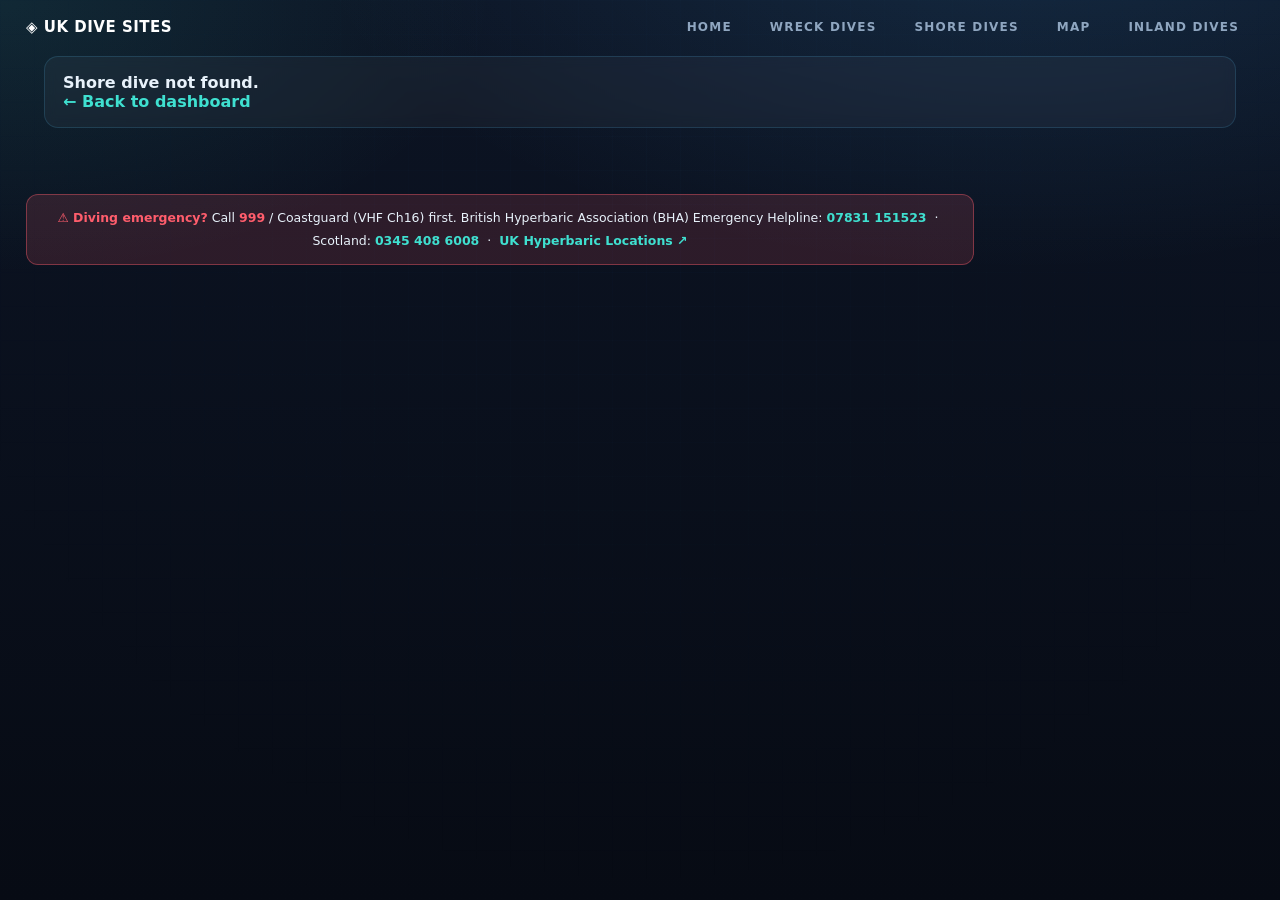
<file: shore.html>
<!DOCTYPE html>
<html lang="en">
<head>
<meta charset="utf-8">
<meta name="viewport" content="width=device-width, initial-scale=1">
<title>Shore dive detail — UK Shore Dives</title>
<link rel="stylesheet" href="style.css">
<style>
  .panel{background:var(--panel);border:1px solid var(--panelb);border-radius:14px;padding:16px 18px;margin:8px 18px;backdrop-filter:blur(6px)}
  .nowgrid{display:flex;flex-wrap:wrap;gap:26px;align-items:center}
  .metric{display:flex;flex-direction:column;gap:2px}
  .metric .l{font-size:11px;color:var(--mut);text-transform:uppercase;letter-spacing:1px}
  .metric .v{font-size:20px;font-weight:700}
  .h2{margin:22px 18px 6px;font-size:13px;font-weight:800;letter-spacing:2px;text-transform:uppercase;color:var(--cyan)}
  .h2::before{content:"\25B8  "}
  .days{display:grid;grid-template-columns:repeat(auto-fit,minmax(120px,1fr));gap:10px}
  .day{border:1px solid var(--panelb);border-radius:10px;padding:10px;text-align:center;border-left:4px solid #33415a;background:rgba(255,255,255,.02)}
  .day .d{font-weight:700;font-size:13px}.day .s{font-size:11px;color:var(--mut);margin-top:4px}
  .detail{display:grid;grid-template-columns:repeat(auto-fit,minmax(280px,1fr));gap:10px}
  .card{background:rgba(255,255,255,.03);border:1px solid var(--panelb);border-radius:10px;padding:10px 12px}
  .card.wide{grid-column:1/-1}
  .card.warn{border-color:rgba(255,93,108,.45);background:rgba(255,93,108,.06)}
  .card .l{font-size:11px;color:var(--mut);text-transform:uppercase;letter-spacing:1px}
  .card .v{font-size:14px;margin-top:4px;line-height:1.5}
  .links a{margin-right:16px}
  h1.title{margin:2px 0 2px;font-size:26px}
  .reg{color:var(--mut);font-size:14px;margin:0 0 6px}
</style>
</head>
<body>
<nav class="top">
  <span class="brand">◈ UK DIVE SITES</span>
  <a href="index.html">Home</a>
  <a href="wrecks.html">Wreck Dives</a>
  <a href="shores.html">Shore Dives</a>
  <a href="map.html">Map</a>
  <a href="inland.html">Inland Dives</a>
</nav>
<div id="app" class="wrap"><p class="sub" style="margin:20px">Loading…</p></div>
<footer><div id="safetybox"></div></footer>
<script src="data.js"></script>
<script>
document.getElementById('safetybox').innerHTML = safetyBannerHTML();
function qs(k){return new URLSearchParams(location.search).get(k);}
function verdictColor(v){return v===0?"var(--go)":v===1?"var(--cau)":v===2?"var(--no)":"#33415a";}
var site=SHORE.filter(function(s){return s.slug===qs("id");})[0];
function render(){
  var app=document.getElementById("app");
  if(!site){app.innerHTML="<div class='panel'><b>Shore dive not found.</b><br><a class='fc' href='shores.html'>&larr; Back to dashboard</a></div>";return;}
  app.innerHTML="<h1 class='title'>"+esc(site.n)+"</h1>"+
    "<p class='reg'>"+esc(site.r)+" &nbsp;·&nbsp; "+esc(site.type)+"</p>"+
    "<div class='panel'><div class='nowgrid' id='now'><span class='sub'>Fetching live conditions…</span></div></div>"+
    "<div class='h2'>Next 12 hours</div><div class='panel' id='twelve'><span class='sub'>—</span></div>"+
    "<div class='h2'>7-day outlook</div><div class='panel'><div class='days' id='seven'><span class='sub'>—</span></div></div>"+
    "<div class='h2'>Shore dive detail</div><div class='panel'><div class='detail' id='detail'></div></div>"+
    "<div class='h2'>Links</div><div class='panel links'>"+
      "<a class='fc' href='"+tideURL(site.r)+"' target='_blank' rel='noopener'>Tide times ↗</a>"+
      "<a class='fc' href='"+yrURL(site)+"' target='_blank' rel='noopener'>Weather forecast ↗</a>"+
      "<a class='fc' href='"+esc(site.source)+"' target='_blank' rel='noopener'>Source / more info ↗</a>"+
    "</div>";
  // details grid
  function card(l,v,opts){opts=opts||{};if(v==null||v==="")return "";return "<div class='card"+(opts.wide?" wide":"")+(opts.warn?" warn":"")+"'><div class='l'>"+esc(l)+"</div><div class='v'>"+esc(v)+"</div></div>";}
  var dep=(site.minD!=null?site.minD:"?")+"–"+(site.maxD!=null?site.maxD:"?")+" m";
  document.getElementById("detail").innerHTML=
    card("Site type",site.type)+card("Entry / access",site.entry)+card("Depth (min–max)",dep)+
    card("Diver level",site.lvl)+card("Avg water temp",site.temp?site.temp+" °C":null)+card("Best time of year",site.best)+
    card("Tidal current",site.curr)+card("Tidal / slack notes",site.tidal,{wide:true})+
    card("Typical visibility",site.viz)+card("Marine life & highlights",site.marine,{wide:true})+
    card("Hazards / cautions",site.hazards,{wide:true,warn:true})+
    card("Protected / conservation status",site.prot,{wide:true})+card("Parking & facilities",site.parking)+
    card("Nearest recompression chamber",site.chamber,{wide:true,warn:true})+card("Distance from Halifax",site.halifax)+
    card("Closest fill station",site.fill)+card("Fill → site",site.fillsite)+
    card("Notes (current status)",site.notes,{wide:true});
  // live
  fetchAll(7,[site]).then(function(d){
    var Fi=d.F[0],Mi=d.M[0],c=computeConditions(site,Fi,Mi,d.now);
    var pill="<span class='pill "+c.cls+"'>"+c.lab+"</span>";
    var wind=(c.gustKn==null)?"—":fmtWind(c.windKn)+" "+windU()+" <span class='sub'>(gust "+fmtWind(c.gustKn)+")</span>";
    var wv=waveTxt(c.wave)||"—";
    var tide=esc(c.tideMain)+(c.tideSub?" <span class='sub'>"+esc(c.tideSub)+"</span>":"");
    var day=(c.sunrise?hhmm(c.sunrise)+" – "+hhmm(c.sunset):"—");
    document.getElementById("now").innerHTML=
      "<div class='metric'><span class='l'>Dive now?</span><span class='v'>"+pill+"</span></div>"+
      "<div class='metric'><span class='l'>Wind</span><span class='v'>"+wind+"</span></div>"+
      "<div class='metric'><span class='l'>Waves</span><span class='v'>"+wv+"</span></div>"+
      "<div class='metric'><span class='l'>Tide (est)</span><span class='v'>"+tide+"</span></div>"+
      "<div class='metric'><span class='l'>Daylight</span><span class='v'>"+day+"</span></div>"+
      "<div class='metric'><span class='l'>Spring/Neap</span><span class='v'>"+springLabel(d.now)+"</span></div>";
    // 12h
    if(c.hrs&&c.hrs.length){
      var bars=c.hrs.map(function(h){return "<span class='"+(h.v<3?CLS[h.v]:'na')+"' title='"+h.t+" · g"+(h.gust==null?'—':h.gust)+"kn · "+(h.wave!=null?h.wave.toFixed(1)+'m':'—')+"'></span>";}).join("");
      var minV=Math.min.apply(null,c.hrs.map(function(h){return h.v;}));
      var best=c.hrs.filter(function(h){return h.v===minV;})[0];
      var note=minV<=1?("best <b>~"+best.t+"</b>"):(minV===2?"rough all window":"—");
      document.getElementById("twelve").innerHTML="<div class='spark'>"+bars+"</div><span class='best'>"+note+"</span>";
    }
    // 7-day
    var seven=document.getElementById("seven");
    if(Fi&&Fi.daily&&Fi.daily.time){
      var dl=Fi.daily,ml=(Mi&&Mi.daily)?Mi.daily:null,html="";
      for(var i=0;i<dl.time.length;i++){
        var gmax=(dl.wind_gusts_10m_max&&dl.wind_gusts_10m_max[i]!=null)?Math.round(dl.wind_gusts_10m_max[i]):null;
        var wmax=(ml&&ml.wave_height_max&&ml.wave_height_max[i]!=null)?ml.wave_height_max[i]:null;
        var v=(gmax==null)?3:verdict(gmax,wmax);
        var dt=new Date(dl.time[i]+"T12:00");
        var lbl=dt.toLocaleDateString("en-GB",{weekday:"short",day:"2-digit",month:"short"});
        var gtxt=(gmax==null)?"—":fmtWind(gmax)+" "+windU();
        var wtxt=(wmax==null)?"—":(waveU()==="ft"?(wmax*3.28084).toFixed(1)+" ft":wmax.toFixed(1)+" m");
        html+="<div class='day' style='border-left-color:"+verdictColor(v)+"'>"+
          "<div class='d'>"+lbl+"</div>"+
          "<div class='s'>gust "+gtxt+"</div><div class='s'>wave "+wtxt+"</div>"+
          "<div class='s'>☀ "+hhmm(dl.sunrise[i])+"–"+hhmm(dl.sunset[i])+"</div></div>";
      }
      seven.innerHTML=html;
    }
  }).catch(function(e){
    document.getElementById("now").innerHTML="<span class='err'>Live data unavailable ("+esc(e.message)+"). Detail below is still accurate.</span>";
  });
}
render();
</script>
</body>
</html>
</file>
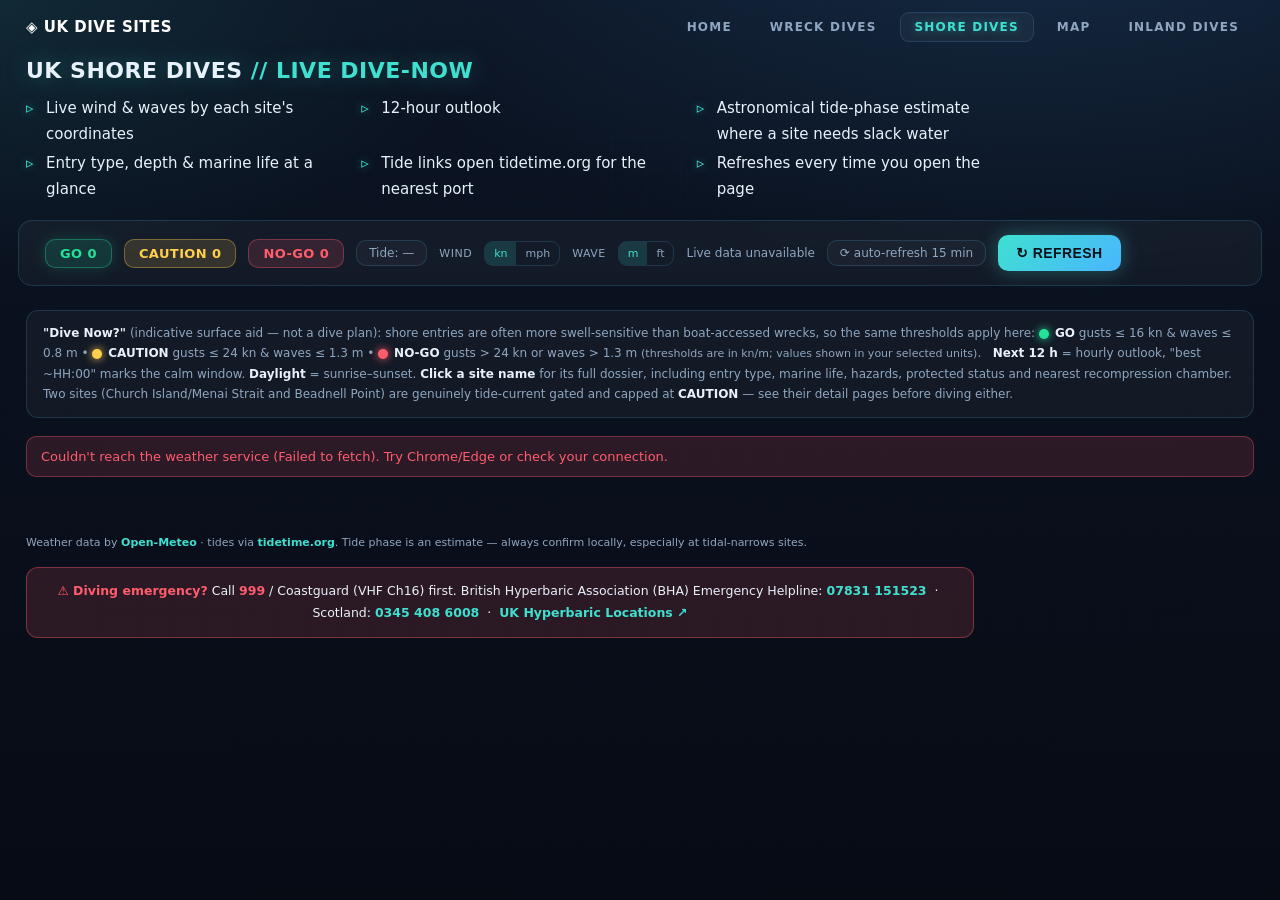
<file: shores.html>
<!DOCTYPE html>
<html lang="en">
<head>
<meta charset="utf-8">
<meta name="viewport" content="width=device-width, initial-scale=1">
<title>UK Shore Dives — Live Dive-Now Dashboard</title>
<link rel="stylesheet" href="style.css">
</head>
<body>
<nav class="top">
  <span class="brand">◈ UK DIVE SITES</span>
  <a href="index.html">Home</a>
  <a href="wrecks.html">Wreck Dives</a>
  <a href="shores.html" class="active">Shore Dives</a>
  <a href="map.html">Map</a>
  <a href="inland.html">Inland Dives</a>
</nav>
<header>
  <h1>UK SHORE DIVES <span class="tag">// LIVE DIVE-NOW</span></h1>
  <ul class="feat">
    <li>Live wind &amp; waves by each site's coordinates</li>
    <li>12-hour outlook</li>
    <li>Astronomical tide-phase estimate where a site needs slack water</li>
    <li>Entry type, depth &amp; marine life at a glance</li>
    <li>Tide links open tidetime.org for the nearest port</li>
    <li>Refreshes every time you open the page</li>
  </ul>
</header>
<div class="bar">
  <span class="chip go" id="cGo">GO 0</span>
  <span class="chip cau" id="cCau">CAUTION 0</span>
  <span class="chip no" id="cNo">NO-GO 0</span>
  <span class="moon" id="moon">Tide: —</span>
  <span class="toglabel">WIND</span>
  <span class="toggle" id="twind"><span data-u="kn">kn</span><span data-u="mph">mph</span></span>
  <span class="toglabel">WAVE</span>
  <span class="toggle" id="twave"><span data-u="m">m</span><span data-u="ft">ft</span></span>
  <span class="upd" id="upd">Loading…</span>
  <span class="moon">⟳ auto-refresh 15 min</span>
  <button onclick="load()">↻ REFRESH</button>
</div>
<div class="wrap">
  <div class="legend">
    <b>"Dive Now?"</b> (indicative surface aid — not a dive plan): shore entries are often more swell-sensitive than boat-accessed wrecks, so the same thresholds apply here:
    <span class="dot go"></span><b>GO</b> gusts ≤ 16 kn &amp; waves ≤ 0.8 m •
    <span class="dot cau"></span><b>CAUTION</b> gusts ≤ 24 kn &amp; waves ≤ 1.3 m •
    <span class="dot no"></span><b>NO-GO</b> gusts &gt; 24 kn or waves &gt; 1.3 m
    <span class="sub">(thresholds are in kn/m; values shown in your selected units)</span>. &nbsp;
    <b>Next 12 h</b> = hourly outlook, "best ~HH:00" marks the calm window. <b>Daylight</b> = sunrise–sunset.
    <b>Click a site name</b> for its full dossier, including entry type, marine life, hazards, protected status and nearest recompression chamber.
    Two sites (Church Island/Menai Strait and Beadnell Point) are genuinely tide-current gated and capped at <b>CAUTION</b> — see their detail pages before diving either.
  </div>
  <div id="out"><p class="sub">Fetching live conditions…</p></div>
</div>
<footer>
  Weather data by <a class="fc" href="https://open-meteo.com/" target="_blank" rel="noopener">Open-Meteo</a> · tides via <a class="fc" href="https://www.tidetime.org/" target="_blank" rel="noopener">tidetime.org</a>. Tide phase is an estimate — always confirm locally, especially at tidal-narrows sites.
  <div id="safetybox"></div>
</footer>
<script src="data.js"></script>
<script>
document.getElementById('safetybox').innerHTML = safetyBannerHTML();
var LAST=null;
function initToggles(){
  ["twind","twave"].forEach(function(id){
    var key=id==="twind"?"u_wind":"u_wave", cur=id==="twind"?windU():waveU();
    var box=document.getElementById(id);
    Array.prototype.forEach.call(box.children,function(sp){
      sp.classList.toggle("on",sp.getAttribute("data-u")===cur);
      sp.onclick=function(){setU(key,sp.getAttribute("data-u"));initToggles();if(LAST)render();};
    });
  });
}
function load(){
  document.getElementById("upd").textContent="Loading…";
  fetchAll(2,SHORE).then(function(d){LAST=d;render();}).catch(function(e){
    document.getElementById("out").innerHTML="<p class='err'>Couldn't reach the weather service ("+esc(e.message)+"). Try Chrome/Edge or check your connection.</p>";
    document.getElementById("upd").textContent="Live data unavailable";
  });
}
function render(){
  if(!LAST)return;
  var d=LAST, now=d.now;
  document.getElementById("moon").innerHTML="Tide today: <b>"+springLabel(now)+"</b> <span class='sub'>(est)</span>";
  var stamp=now.toLocaleDateString("en-GB",{day:"2-digit",month:"short",year:"numeric"})+", "+now.toLocaleTimeString("en-GB",{hour:"2-digit",minute:"2-digit"});
  var rows=SHORE.map(function(s,i){var c=computeConditions(s,d.F[i],d.M[i],now);return {s:s,c:c};});
  var go=0,cau=0,no=0;
  rows.forEach(function(r){if(r.c.v===0)go++;else if(r.c.v===1)cau++;else if(r.c.v===2||r.c.v===3)no++;});
  document.getElementById("cGo").textContent="GO "+go;
  document.getElementById("cCau").textContent="CAUTION "+cau;
  document.getElementById("cNo").textContent="NO-GO "+no;
  document.getElementById("upd").innerHTML="Updated <b class='num'>"+stamp+"</b>";
  var order=[],byR={};
  rows.forEach(function(r){var k=r.s.r;if(!byR[k]){byR[k]=[];order.push(k);}byR[k].push(r);});
  var html="";
  order.forEach(function(k){
    html+="<div class='rg'>"+esc(k)+"</div><div class='tablewrap'><table><thead><tr>"+
      "<th>Site</th><th>Level</th><th>Depth</th><th>Wind (gust)</th><th>Waves</th><th>Tide (est)</th><th>Next 12 h</th><th>Daylight</th><th>Dive Now?</th><th>Updated</th><th>Forecast</th></tr></thead><tbody>";
    byR[k].forEach(function(r){
      var s=r.s,c=r.c;
      var tt=tideURL(s.r), tideLink="<a class='fc' href='"+tt+"' target='_blank' rel='noopener'>tides ↗</a>";
      var windTxt=(c.gustKn==null)?"—":"<span class='num'>"+fmtWind(c.windKn)+"</span> "+windU()+" <span class='sub'>(g "+fmtWind(c.gustKn)+")</span>";
      var wv=waveTxt(c.wave); var waveHtml=(wv==null)?"<span class='sub'>—</span>":"<span class='num'>"+wv+"</span>";
      var pill="<span class='pill "+c.cls+"'>"+c.lab+"</span>";
      var tideCell;
      if(c.tcls==="ok"){tideCell="<span class='tide ok'>Any state</span><br><span class='sub'>"+tideLink+"</span>";}
      else{tideCell="<span class='tide slack'>"+esc(c.tideMain)+"</span><br><span class='sub'>"+esc(c.tideSub)+" · "+tideLink+"</span>";}
      var outCell="<span class='sub'>—</span>";
      if(c.hrs&&c.hrs.length){
        var bars=c.hrs.map(function(h){return "<span class='"+(h.v<3?CLS[h.v]:'na')+"' title='"+h.t+" · g"+(h.gust==null?'—':h.gust)+"kn · "+(h.wave!=null?h.wave.toFixed(1)+'m':'—')+" · "+(h.v<3?LAB[h.v]:'n/a')+"'></span>";}).join("");
        var minV=Math.min.apply(null,c.hrs.map(function(h){return h.v;}));
        var best=c.hrs.filter(function(h){return h.v===minV;})[0];
        var note=minV<=1?("best <b>~"+best.t+"</b>"):(minV===2?"rough all window":"—");
        outCell="<div class='spark'>"+bars+"</div><span class='best'>"+note+"</span>";
      }
      var day=(c.sunrise?"<span class='num'>"+hhmm(c.sunrise)+"</span>–<span class='num'>"+hhmm(c.sunset)+"</span>":"<span class='sub'>—</span>");
      html+="<tr><td class='site'><a class='site-link' href='"+shoreURL(s)+"'>"+esc(s.n)+"</a><span class='type'>"+esc(s.type)+" · "+esc(s.entry.split(/[,;]/)[0])+"</span></td>"+
        "<td class='sub'>"+esc(s.lvl)+"</td><td class='sub'>"+esc((s.minD!=null?s.minD:'?')+'–'+(s.maxD!=null?s.maxD:'?')+'m')+"</td>"+
        "<td>"+windTxt+"</td><td>"+waveHtml+"</td><td>"+tideCell+"</td><td>"+outCell+"</td><td>"+day+"</td>"+
        "<td>"+pill+"</td><td class='sub num'>"+esc(stamp)+"</td>"+
        "<td><a class='fc' href='"+yrURL(s)+"' target='_blank' rel='noopener'>Click Here</a></td></tr>";
    });
    html+="</tbody></table></div>";
  });
  document.getElementById("out").innerHTML=html;
}
initToggles();
load();
setInterval(load,15*60*1000);
</script>
</body>
</html>
</file>
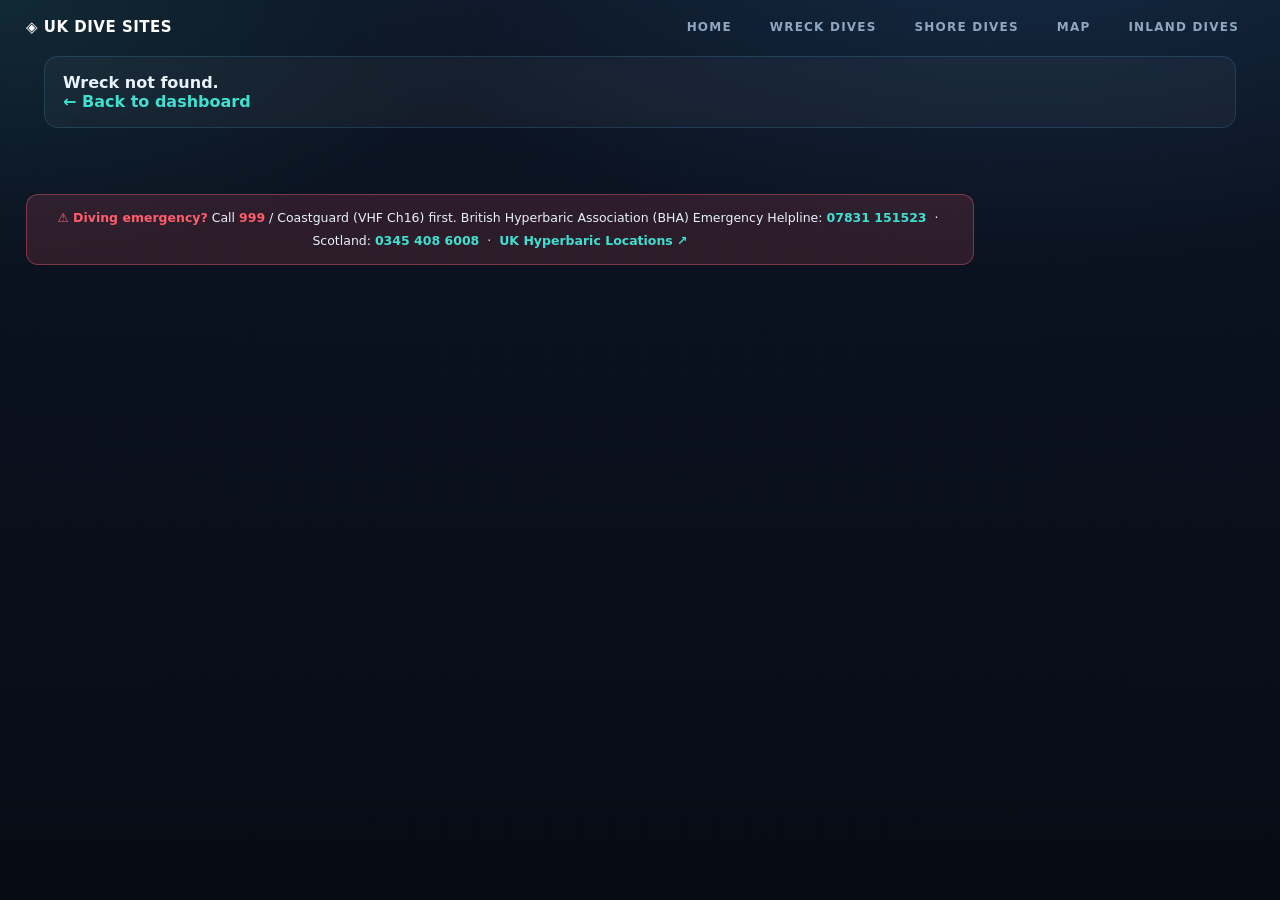
<file: wreck.html>
<!DOCTYPE html>
<html lang="en">
<head>
<meta charset="utf-8">
<meta name="viewport" content="width=device-width, initial-scale=1">
<title>Wreck detail — UK Wreck Dives</title>
<link rel="stylesheet" href="style.css">
<style>
  .panel{background:var(--panel);border:1px solid var(--panelb);border-radius:14px;padding:16px 18px;margin:8px 18px;backdrop-filter:blur(6px)}
  .nowgrid{display:flex;flex-wrap:wrap;gap:26px;align-items:center}
  .metric{display:flex;flex-direction:column;gap:2px}
  .metric .l{font-size:11px;color:var(--mut);text-transform:uppercase;letter-spacing:1px}
  .metric .v{font-size:20px;font-weight:700}
  .h2{margin:22px 18px 6px;font-size:13px;font-weight:800;letter-spacing:2px;text-transform:uppercase;color:var(--cyan)}
  .h2::before{content:"\25B8  "}
  .days{display:grid;grid-template-columns:repeat(auto-fit,minmax(120px,1fr));gap:10px}
  .day{border:1px solid var(--panelb);border-radius:10px;padding:10px;text-align:center;border-left:4px solid #33415a;background:rgba(255,255,255,.02)}
  .day .d{font-weight:700;font-size:13px}.day .s{font-size:11px;color:var(--mut);margin-top:4px}
  .detail{display:grid;grid-template-columns:repeat(auto-fit,minmax(280px,1fr));gap:10px}
  .card{background:rgba(255,255,255,.03);border:1px solid var(--panelb);border-radius:10px;padding:10px 12px}
  .card.wide{grid-column:1/-1}
  .card .l{font-size:11px;color:var(--mut);text-transform:uppercase;letter-spacing:1px}
  .card .v{font-size:14px;margin-top:4px;line-height:1.5}
  .links a{margin-right:16px}
  h1.title{margin:2px 0 2px;font-size:26px}
  .reg{color:var(--mut);font-size:14px;margin:0 0 6px}
</style>
</head>
<body>
<nav class="top">
  <span class="brand">◈ UK DIVE SITES</span>
  <a href="index.html">Home</a>
  <a href="wrecks.html">Wreck Dives</a>
  <a href="shores.html">Shore Dives</a>
  <a href="map.html">Map</a>
  <a href="inland.html">Inland Dives</a>
</nav>
<div id="app" class="wrap"><p class="sub" style="margin:20px">Loading…</p></div>
<footer><div id="safetybox"></div></footer>
<script src="data.js"></script>
<script>
document.getElementById('safetybox').innerHTML = safetyBannerHTML();
function qs(k){return new URLSearchParams(location.search).get(k);}
function verdictColor(v){return v===0?"var(--go)":v===1?"var(--cau)":v===2?"var(--no)":"#33415a";}
var site=SITES.filter(function(s){return s.slug===qs("id");})[0];
function render(){
  var app=document.getElementById("app");
  if(!site){app.innerHTML="<div class='panel'><b>Wreck not found.</b><br><a class='fc' href='wrecks.html'>&larr; Back to dashboard</a></div>";return;}
  app.innerHTML="<h1 class='title'>"+esc(site.n)+(site.nd?" <span class='pill nd'>NO DIVE</span>":"")+"</h1>"+
    "<p class='reg'>"+esc(site.r)+" &nbsp;·&nbsp; "+esc(site.wreck)+"</p>"+
    "<div class='panel'><div class='nowgrid' id='now'><span class='sub'>Fetching live conditions…</span></div></div>"+
    "<div class='h2'>Next 12 hours</div><div class='panel' id='twelve'><span class='sub'>—</span></div>"+
    "<div class='h2'>7-day outlook</div><div class='panel'><div class='days' id='seven'><span class='sub'>—</span></div></div>"+
    "<div class='h2'>Wreck &amp; dive detail</div><div class='panel'><div class='detail' id='detail'></div></div>"+
    "<div class='h2'>Links</div><div class='panel links'>"+
      "<a class='fc' href='"+tideURL(site.r)+"' target='_blank' rel='noopener'>Tide times ↗</a>"+
      "<a class='fc' href='"+yrURL(site)+"' target='_blank' rel='noopener'>Weather forecast ↗</a>"+
      "<a class='fc' href='"+infoURL(site)+"' target='_blank' rel='noopener'>More info / web search ↗</a>"+
    "</div>";
  // details grid
  function card(l,v,wide){return v==null||v===""?"":"<div class='card"+(wide?" wide":"")+"'><div class='l'>"+esc(l)+"</div><div class='v'>"+esc(v)+"</div></div>";}
  var dep=(site.minD!=null?site.minD:"?")+"–"+(site.maxD!=null?site.maxD:"?")+" m";
  document.getElementById("detail").innerHTML=
    card("Wreck",site.wreck)+card("Type / origin",site.type)+card("Year sunk",site.year)+
    card("Length",site.length?site.length+" m":null)+card("Depth (min–max)",dep)+card("Recommended back gas",site.gas)+
    card("Diver level",site.lvl)+card("Avg water temp",site.temp?site.temp+" °C":null)+card("Best time of year",site.best)+
    card("Tidal current",site.curr)+card("Best time to enter",site.enter)+card("Tidal / slack notes",site.tidal)+
    card("Typical visibility",site.viz)+card("Protected status",site.prot)+card("Access & launch",site.access)+
    card("Nearest chamber",site.chamber)+card("Distance from Halifax",site.halifax)+card("Closest fill station",site.fill)+
    card("Fill → site",site.fillsite)+card("Notes",site.notes,true);
  // live
  fetchAll(7,[site]).then(function(d){
    var Fi=d.F[0],Mi=d.M[0],c=computeConditions(site,Fi,Mi,d.now);
    var pill="<span class='pill "+(site.nd?"nd":c.cls)+"'>"+(site.nd?"NO DIVE":c.lab)+"</span>";
    var wind=(c.gustKn==null)?"—":fmtWind(c.windKn)+" "+windU()+" <span class='sub'>(gust "+fmtWind(c.gustKn)+")</span>";
    var wv=waveTxt(c.wave)||"—";
    var tide=site.nd?"—":(esc(c.tideMain)+(c.tideSub?" <span class='sub'>"+esc(c.tideSub)+"</span>":""));
    var day=(c.sunrise?hhmm(c.sunrise)+" – "+hhmm(c.sunset):"—");
    document.getElementById("now").innerHTML=
      "<div class='metric'><span class='l'>Dive now?</span><span class='v'>"+pill+"</span></div>"+
      "<div class='metric'><span class='l'>Wind</span><span class='v'>"+wind+"</span></div>"+
      "<div class='metric'><span class='l'>Waves</span><span class='v'>"+wv+"</span></div>"+
      "<div class='metric'><span class='l'>Tide (est)</span><span class='v'>"+tide+"</span></div>"+
      "<div class='metric'><span class='l'>Daylight</span><span class='v'>"+day+"</span></div>"+
      "<div class='metric'><span class='l'>Spring/Neap</span><span class='v'>"+springLabel(d.now)+"</span></div>";
    // 12h
    if(c.hrs&&c.hrs.length){
      var bars=c.hrs.map(function(h){return "<span class='"+(h.v<3?CLS[h.v]:'na')+"' title='"+h.t+" · g"+(h.gust==null?'—':h.gust)+"kn · "+(h.wave!=null?h.wave.toFixed(1)+'m':'—')+"'></span>";}).join("");
      var minV=Math.min.apply(null,c.hrs.map(function(h){return h.v;}));
      var best=c.hrs.filter(function(h){return h.v===minV;})[0];
      var note=minV<=1?("best <b>~"+best.t+"</b>"):(minV===2?"rough all window":"—");
      document.getElementById("twelve").innerHTML="<div class='spark'>"+bars+"</div><span class='best'>"+note+"</span>";
    }
    // 7-day
    var seven=document.getElementById("seven");
    if(Fi&&Fi.daily&&Fi.daily.time){
      var dl=Fi.daily,ml=(Mi&&Mi.daily)?Mi.daily:null,html="";
      for(var i=0;i<dl.time.length;i++){
        var gmax=(dl.wind_gusts_10m_max&&dl.wind_gusts_10m_max[i]!=null)?Math.round(dl.wind_gusts_10m_max[i]):null;
        var wmax=(ml&&ml.wave_height_max&&ml.wave_height_max[i]!=null)?ml.wave_height_max[i]:null;
        var v=(gmax==null)?3:verdict(gmax,wmax);
        var dt=new Date(dl.time[i]+"T12:00");
        var lbl=dt.toLocaleDateString("en-GB",{weekday:"short",day:"2-digit",month:"short"});
        var gtxt=(gmax==null)?"—":fmtWind(gmax)+" "+windU();
        var wtxt=(wmax==null)?"—":(waveU()==="ft"?(wmax*3.28084).toFixed(1)+" ft":wmax.toFixed(1)+" m");
        html+="<div class='day' style='border-left-color:"+verdictColor(v)+"'>"+
          "<div class='d'>"+lbl+"</div>"+
          "<div class='s'>gust "+gtxt+"</div><div class='s'>wave "+wtxt+"</div>"+
          "<div class='s'>☀ "+hhmm(dl.sunrise[i])+"–"+hhmm(dl.sunset[i])+"</div></div>";
      }
      seven.innerHTML=html;
    }
  }).catch(function(e){
    document.getElementById("now").innerHTML="<span class='err'>Live data unavailable ("+esc(e.message)+"). Detail below is still accurate.</span>";
  });
}
render();
</script>
</body>
</html>
</file>
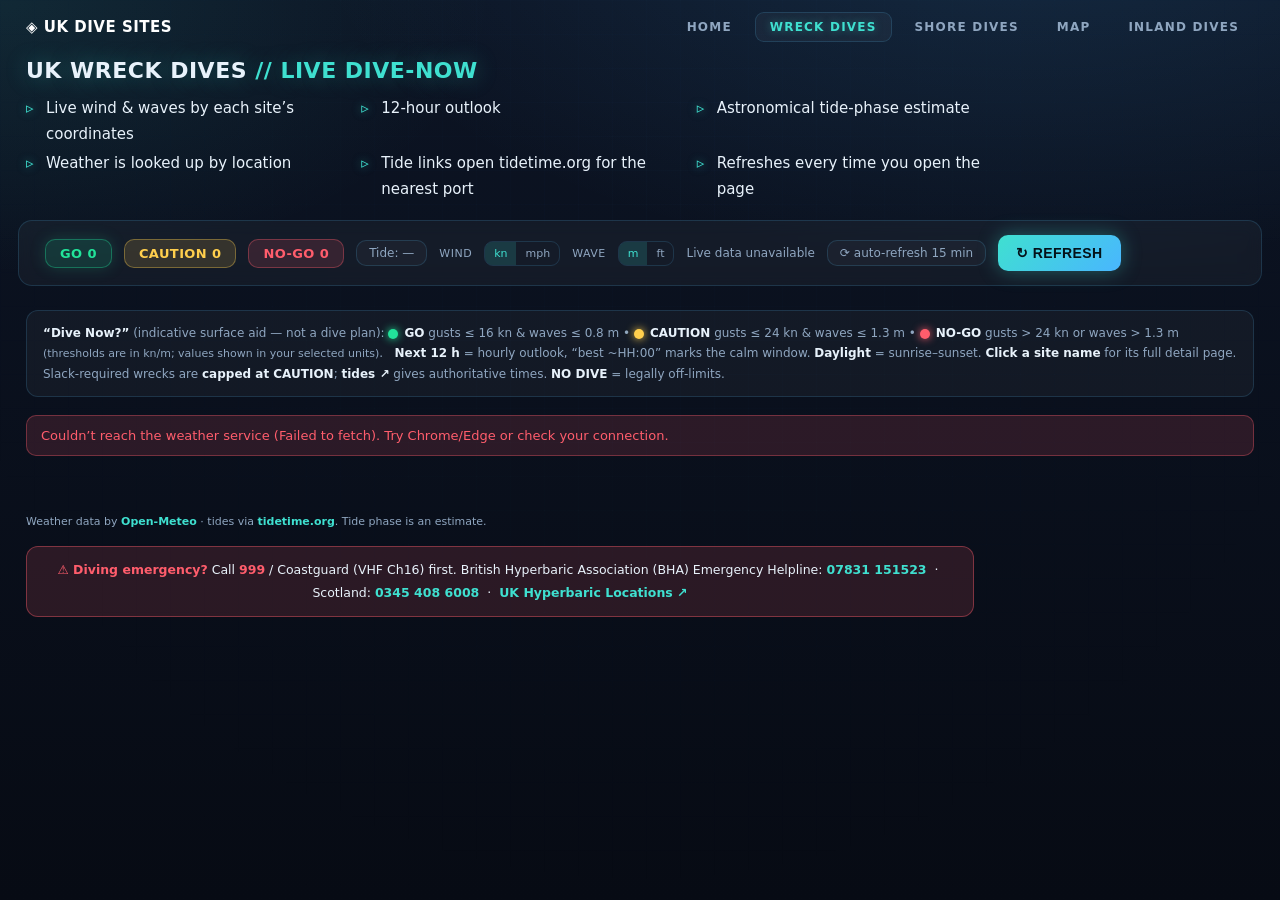
<file: wrecks.html>
<!DOCTYPE html>
<html lang="en">
<head>
<meta charset="utf-8">
<meta name="viewport" content="width=device-width, initial-scale=1">
<title>UK Wreck Dives — Live Dive-Now Dashboard</title>
<link rel="stylesheet" href="style.css">
</head>
<body>
<nav class="top">
  <span class="brand">◈ UK DIVE SITES</span>
  <a href="index.html">Home</a>
  <a href="wrecks.html" class="active">Wreck Dives</a>
  <a href="shores.html">Shore Dives</a>
  <a href="map.html">Map</a>
  <a href="inland.html">Inland Dives</a>
</nav>
<header>
  <h1>UK WRECK DIVES <span class="tag">// LIVE DIVE-NOW</span></h1>
  <ul class="feat">
    <li>Live wind &amp; waves by each site’s coordinates</li>
    <li>12-hour outlook</li>
    <li>Astronomical tide-phase estimate</li>
    <li>Weather is looked up by location</li>
    <li>Tide links open tidetime.org for the nearest port</li>
    <li>Refreshes every time you open the page</li>
  </ul>
</header>
<div class="bar">
  <span class="chip go" id="cGo">GO 0</span>
  <span class="chip cau" id="cCau">CAUTION 0</span>
  <span class="chip no" id="cNo">NO-GO 0</span>
  <span class="moon" id="moon">Tide: —</span>
  <span class="toglabel">WIND</span>
  <span class="toggle" id="twind"><span data-u="kn">kn</span><span data-u="mph">mph</span></span>
  <span class="toglabel">WAVE</span>
  <span class="toggle" id="twave"><span data-u="m">m</span><span data-u="ft">ft</span></span>
  <span class="upd" id="upd">Loading…</span>
  <span class="moon">⟳ auto-refresh 15 min</span>
  <button onclick="load()">↻ REFRESH</button>
</div>
<div class="wrap">
  <div class="legend">
    <b>“Dive Now?”</b> (indicative surface aid — not a dive plan):
    <span class="dot go"></span><b>GO</b> gusts ≤ 16 kn &amp; waves ≤ 0.8 m •
    <span class="dot cau"></span><b>CAUTION</b> gusts ≤ 24 kn &amp; waves ≤ 1.3 m •
    <span class="dot no"></span><b>NO-GO</b> gusts &gt; 24 kn or waves &gt; 1.3 m
    <span class="sub">(thresholds are in kn/m; values shown in your selected units)</span>. &nbsp;
    <b>Next 12 h</b> = hourly outlook, “best ~HH:00” marks the calm window. <b>Daylight</b> = sunrise–sunset.
    <b>Click a site name</b> for its full detail page. Slack-required wrecks are <b>capped at CAUTION</b>; <b>tides ↗</b> gives authoritative times. <b>NO DIVE</b> = legally off-limits.
  </div>
  <div id="out"><p class="sub">Fetching live conditions…</p></div>
</div>
<footer>
  Weather data by <a class="fc" href="https://open-meteo.com/" target="_blank" rel="noopener">Open-Meteo</a> · tides via <a class="fc" href="https://www.tidetime.org/" target="_blank" rel="noopener">tidetime.org</a>. Tide phase is an estimate.
  <div id="safetybox"></div>
</footer>
<script src="data.js"></script>
<script>
document.getElementById('safetybox').innerHTML = safetyBannerHTML();
var LAST=null;
function initToggles(){
  ["twind","twave"].forEach(function(id){
    var key=id==="twind"?"u_wind":"u_wave", cur=id==="twind"?windU():waveU();
    var box=document.getElementById(id);
    Array.prototype.forEach.call(box.children,function(sp){
      sp.classList.toggle("on",sp.getAttribute("data-u")===cur);
      sp.onclick=function(){setU(key,sp.getAttribute("data-u"));initToggles();if(LAST)render();};
    });
  });
}
function load(){
  document.getElementById("upd").textContent="Loading…";
  fetchAll(2).then(function(d){LAST=d;render();}).catch(function(e){
    document.getElementById("out").innerHTML="<p class='err'>Couldn’t reach the weather service ("+esc(e.message)+"). Try Chrome/Edge or check your connection.</p>";
    document.getElementById("upd").textContent="Live data unavailable";
  });
}
function render(){
  if(!LAST)return;
  var d=LAST, now=d.now;
  document.getElementById("moon").innerHTML="Tide today: <b>"+springLabel(now)+"</b> <span class='sub'>(est)</span>";
  var stamp=now.toLocaleDateString("en-GB",{day:"2-digit",month:"short",year:"numeric"})+", "+now.toLocaleTimeString("en-GB",{hour:"2-digit",minute:"2-digit"});
  var rows=SITES.map(function(s,i){var c=computeConditions(s,d.F[i],d.M[i],now);return {s:s,c:c};});
  var go=0,cau=0,no=0;
  rows.forEach(function(r){if(r.c.v===0)go++;else if(r.c.v===1)cau++;else if(r.c.v===2||r.c.v===3)no++;});
  document.getElementById("cGo").textContent="GO "+go;
  document.getElementById("cCau").textContent="CAUTION "+cau;
  document.getElementById("cNo").textContent="NO-GO "+no;
  document.getElementById("upd").innerHTML="Updated <b class='num'>"+stamp+"</b>";
  var order=[],byR={};
  rows.forEach(function(r){var k=r.s.r;if(!byR[k]){byR[k]=[];order.push(k);}byR[k].push(r);});
  var html="";
  order.forEach(function(k){
    html+="<div class='rg'>"+esc(k)+"</div><div class='tablewrap'><table><thead><tr>"+
      "<th>Site</th><th>Level</th><th>Depth</th><th>Wind (gust)</th><th>Waves</th><th>Tide (est)</th><th>Next 12 h</th><th>Daylight</th><th>Dive Now?</th><th>Updated</th><th>Forecast</th></tr></thead><tbody>";
    byR[k].forEach(function(r){
      var s=r.s,c=r.c;
      var tt=tideURL(s.r), tideLink="<a class='fc' href='"+tt+"' target='_blank' rel='noopener'>tides ↗</a>";
      var windTxt=(c.gustKn==null)?"—":"<span class='num'>"+fmtWind(c.windKn)+"</span> "+windU()+" <span class='sub'>(g "+fmtWind(c.gustKn)+")</span>";
      var wv=waveTxt(c.wave); var waveHtml=(wv==null)?"<span class='sub'>—</span>":"<span class='num'>"+wv+"</span>";
      var pill=s.nd?"<span class='pill nd'>NO DIVE</span>":"<span class='pill "+c.cls+"'>"+c.lab+"</span>";
      var tideCell;
      if(s.nd){tideCell="<span class='sub'>protected · "+tideLink+"</span>";}
      else if(c.tcls==="ok"){tideCell="<span class='tide ok'>Any state</span><br><span class='sub'>"+tideLink+"</span>";}
      else{tideCell="<span class='tide slack'>"+esc(c.tideMain)+"</span><br><span class='sub'>"+esc(c.tideSub)+" · "+tideLink+"</span>";}
      var outCell="<span class='sub'>—</span>";
      if(c.hrs&&c.hrs.length){
        var bars=c.hrs.map(function(h){return "<span class='"+(h.v<3?CLS[h.v]:'na')+"' title='"+h.t+" · g"+(h.gust==null?'—':h.gust)+"kn · "+(h.wave!=null?h.wave.toFixed(1)+'m':'—')+" · "+(h.v<3?LAB[h.v]:'n/a')+"'></span>";}).join("");
        var minV=Math.min.apply(null,c.hrs.map(function(h){return h.v;}));
        var best=c.hrs.filter(function(h){return h.v===minV;})[0];
        var note=minV<=1?("best <b>~"+best.t+"</b>"):(minV===2?"rough all window":"—");
        outCell="<div class='spark'>"+bars+"</div><span class='best'>"+note+"</span>";
      }
      var day=(c.sunrise?"<span class='num'>"+hhmm(c.sunrise)+"</span>–<span class='num'>"+hhmm(c.sunset)+"</span>":"<span class='sub'>—</span>");
      html+="<tr><td class='site'><a class='site-link' href='"+wreckURL(s)+"'>"+esc(s.n)+"</a></td>"+
        "<td class='sub'>"+esc(s.lvl)+"</td><td class='sub'>"+esc((s.minD!=null?s.minD:'?')+'–'+(s.maxD!=null?s.maxD:'?')+'m')+"</td>"+
        "<td>"+windTxt+"</td><td>"+waveHtml+"</td><td>"+tideCell+"</td><td>"+outCell+"</td><td>"+day+"</td>"+
        "<td>"+pill+"</td><td class='sub num'>"+esc(stamp)+"</td>"+
        "<td><a class='fc' href='"+yrURL(s)+"' target='_blank' rel='noopener'>Click Here</a></td></tr>";
    });
    html+="</tbody></table></div>";
  });
  document.getElementById("out").innerHTML=html;
}
initToggles();
load();
setInterval(load,15*60*1000);
</script>
</body>
</html>
</file>
<file: style.css>
:root{
    --bg0:#070b14;--bg1:#0c1424;--panel:rgba(255,255,255,.04);--panelb:rgba(90,200,255,.16);
    --cyan:#3fe0d0;--blue:#49b6ff;--ink:#e8f2fb;--mut:#8fa6c0;
    --go:#22e39a;--gob:rgba(34,227,154,.14);--cau:#ffcf4d;--caub:rgba(255,207,77,.14);
    --no:#ff5d6c;--nob:rgba(255,93,108,.14);--nd:#7f8fa6;--ndb:rgba(127,143,166,.14);
  }
  *{box-sizing:border-box}
  body{margin:0;color:var(--ink);font-family:"Segoe UI",system-ui,Arial,sans-serif;
    background:radial-gradient(1200px 600px at 80% -10%,rgba(73,182,255,.14),transparent 60%),
      radial-gradient(900px 500px at 0% 0%,rgba(63,224,208,.10),transparent 55%),
      linear-gradient(180deg,var(--bg1),var(--bg0));background-attachment:fixed;min-height:100vh}
  body::before{content:"";position:fixed;inset:0;pointer-events:none;opacity:.4;
    background-image:linear-gradient(rgba(90,160,220,.05) 1px,transparent 1px),linear-gradient(90deg,rgba(90,160,220,.05) 1px,transparent 1px);
    background-size:34px 34px;mask-image:radial-gradient(circle at 50% 20%,#000,transparent 90%)}
  .num{font-variant-numeric:tabular-nums;font-family:ui-monospace,"Consolas",monospace}
  a.fc{color:var(--cyan);text-decoration:none;font-weight:700}a.fc:hover{text-shadow:0 0 10px rgba(63,224,208,.6)}
  nav.top{display:flex;gap:8px;align-items:center;padding:12px 26px 0;flex-wrap:wrap}
  nav.top .brand{margin-right:auto;font-weight:800;color:#fff;letter-spacing:.5px;font-size:15px}
  nav.top .brand b{color:var(--cyan)}
  nav.top a{color:var(--mut);text-decoration:none;font-size:12px;font-weight:700;letter-spacing:1.2px;text-transform:uppercase;padding:7px 14px;border-radius:9px;border:1px solid transparent}
  nav.top a:hover{color:var(--ink)}
  nav.top a.active{color:var(--cyan);border-color:var(--panelb);background:var(--panel);text-shadow:0 0 8px rgba(63,224,208,.4)}
  header{padding:16px 26px 8px;position:relative}
  header h1{margin:0;font-size:22px;letter-spacing:.5px;text-shadow:0 0 22px rgba(63,224,208,.35)}
  header h1 .tag{color:var(--cyan)}
  header p{margin:6px 0 0;font-size:13px;color:var(--mut);max-width:960px}
  header ul.feat{margin:12px 0 2px;padding:0;list-style:none;max-width:980px;display:grid;grid-template-columns:repeat(auto-fit,minmax(300px,1fr));gap:2px 26px;font-size:15px}
  header ul.feat li{color:var(--ink);position:relative;padding-left:20px;line-height:1.75}
  header ul.feat li::before{content:"\25B9";color:var(--cyan);position:absolute;left:0;text-shadow:0 0 8px rgba(63,224,208,.55)}
  .bar{display:flex;flex-wrap:wrap;gap:12px;align-items:center;padding:14px 26px;margin:8px 18px;
    background:var(--panel);border:1px solid var(--panelb);border-radius:14px;backdrop-filter:blur(8px);position:sticky;top:10px;z-index:8}
  .chip{padding:6px 14px;border-radius:10px;font-size:13px;font-weight:700;letter-spacing:.4px;border:1px solid transparent}
  .chip.go{background:var(--gob);color:var(--go);border-color:rgba(34,227,154,.35);box-shadow:0 0 16px rgba(34,227,154,.18)}
  .chip.cau{background:var(--caub);color:var(--cau);border-color:rgba(255,207,77,.35)}
  .chip.no{background:var(--nob);color:var(--no);border-color:rgba(255,93,108,.35)}
  .moon{font-size:12px;color:var(--mut);padding:5px 12px;border:1px solid var(--panelb);border-radius:10px;background:rgba(255,255,255,.03)}
  .moon b{color:var(--blue)}
  .upd{font-size:12px;color:var(--mut)}
  .toggle{display:flex;gap:0;border:1px solid var(--panelb);border-radius:9px;overflow:hidden}
  .toggle span{font-size:11px;color:var(--mut);padding:5px 9px;cursor:pointer;user-select:none}
  .toggle span.on{background:rgba(63,224,208,.16);color:var(--cyan)}
  .toglabel{font-size:11px;color:var(--mut);letter-spacing:.5px}
  button{background:linear-gradient(135deg,var(--cyan),var(--blue));color:#04121a;border:0;padding:10px 18px;border-radius:10px;
    font-size:14px;cursor:pointer;font-weight:800;letter-spacing:.4px;box-shadow:0 0 20px rgba(63,224,208,.35)}
  button:hover{filter:brightness(1.08)}
  button.ghost{background:transparent;color:var(--cyan);border:1px solid var(--panelb);box-shadow:none}
  .wrap{padding:6px 26px 44px}
  .legend{font-size:12px;color:var(--mut);background:var(--panel);border:1px solid var(--panelb);border-radius:12px;padding:12px 16px;margin:10px 0 18px;line-height:1.7}
  .legend b{color:var(--ink)}
  .dot{display:inline-block;width:10px;height:10px;border-radius:50%;margin-right:6px;vertical-align:middle}
  .dot.go{background:var(--go);box-shadow:0 0 8px var(--go)}.dot.cau{background:var(--cau);box-shadow:0 0 8px var(--cau)}.dot.no{background:var(--no);box-shadow:0 0 8px var(--no)}
  .rg{margin:22px 0 8px;font-size:13px;font-weight:800;letter-spacing:2px;text-transform:uppercase;color:var(--cyan)}
  .rg::before{content:"\25B8  "}
  .tablewrap{overflow-x:auto;border-radius:14px}
  table{width:100%;border-collapse:separate;border-spacing:0;background:var(--panel);border:1px solid var(--panelb);border-radius:14px;overflow:hidden;backdrop-filter:blur(6px);min-width:940px}
  th,td{padding:11px 13px;text-align:left;font-size:13px;border-bottom:1px solid rgba(120,170,220,.10);vertical-align:middle}
  th{background:rgba(73,182,255,.10);color:var(--blue);font-weight:700;font-size:11px;letter-spacing:1.2px;text-transform:uppercase}
  tr:last-child td{border-bottom:0}
  tbody tr:hover{background:rgba(73,182,255,.06)}
  td.site{font-weight:700;color:#fff}
  td.site a.site-link{color:#fff;text-decoration:none;border-bottom:1px dashed rgba(63,224,208,.55);transition:.15s}
  td.site a.site-link:hover{color:var(--cyan);border-bottom-color:var(--cyan);text-shadow:0 0 10px rgba(63,224,208,.5)}
  .pill{display:inline-block;padding:5px 11px;border-radius:10px;font-weight:800;font-size:12px;letter-spacing:.6px;white-space:nowrap;border:1px solid transparent}
  .pill.go{background:var(--gob);color:var(--go);border-color:rgba(34,227,154,.4);box-shadow:0 0 14px rgba(34,227,154,.22)}
  .pill.cau{background:var(--caub);color:var(--cau);border-color:rgba(255,207,77,.4)}
  .pill.no{background:var(--nob);color:var(--no);border-color:rgba(255,93,108,.4);box-shadow:0 0 14px rgba(255,93,108,.18)}
  .pill.nd{background:var(--ndb);color:var(--nd);border-color:rgba(127,143,166,.4)}
  .tide{font-weight:700}.tide.ok{color:var(--go)}.tide.slack{color:var(--cau)}
  .sub{color:var(--mut);font-size:11px}
  .spark{display:flex;gap:2px;align-items:flex-end}
  .spark span{width:11px;height:20px;border-radius:2px;display:inline-block;opacity:.9}
  .spark .go{background:var(--go)}.spark .cau{background:var(--cau)}.spark .no{background:var(--no)}.spark .na{background:#33415a}
  .best{font-size:10px;color:var(--mut);margin-top:4px;display:block;white-space:nowrap}.best b{color:var(--go)}
  .err{color:var(--no);font-size:13px;background:var(--nob);border:1px solid rgba(255,93,108,.35);padding:12px 14px;border-radius:10px}
  footer{font-size:11px;color:var(--mut);padding:0 26px 34px;line-height:1.7;max-width:1000px}
  td.site .type{display:block;font-size:11px;color:var(--mut);font-weight:400;margin-top:2px}
  .safety{font-size:12.5px;color:var(--ink);text-align:center;background:var(--nob);border:1px solid rgba(255,93,108,.4);
    border-radius:12px;padding:12px 18px;margin:14px auto;max-width:1000px;line-height:1.8}
  .safety b{color:var(--no)}
  .safety a.fc{font-weight:800}
</file>
